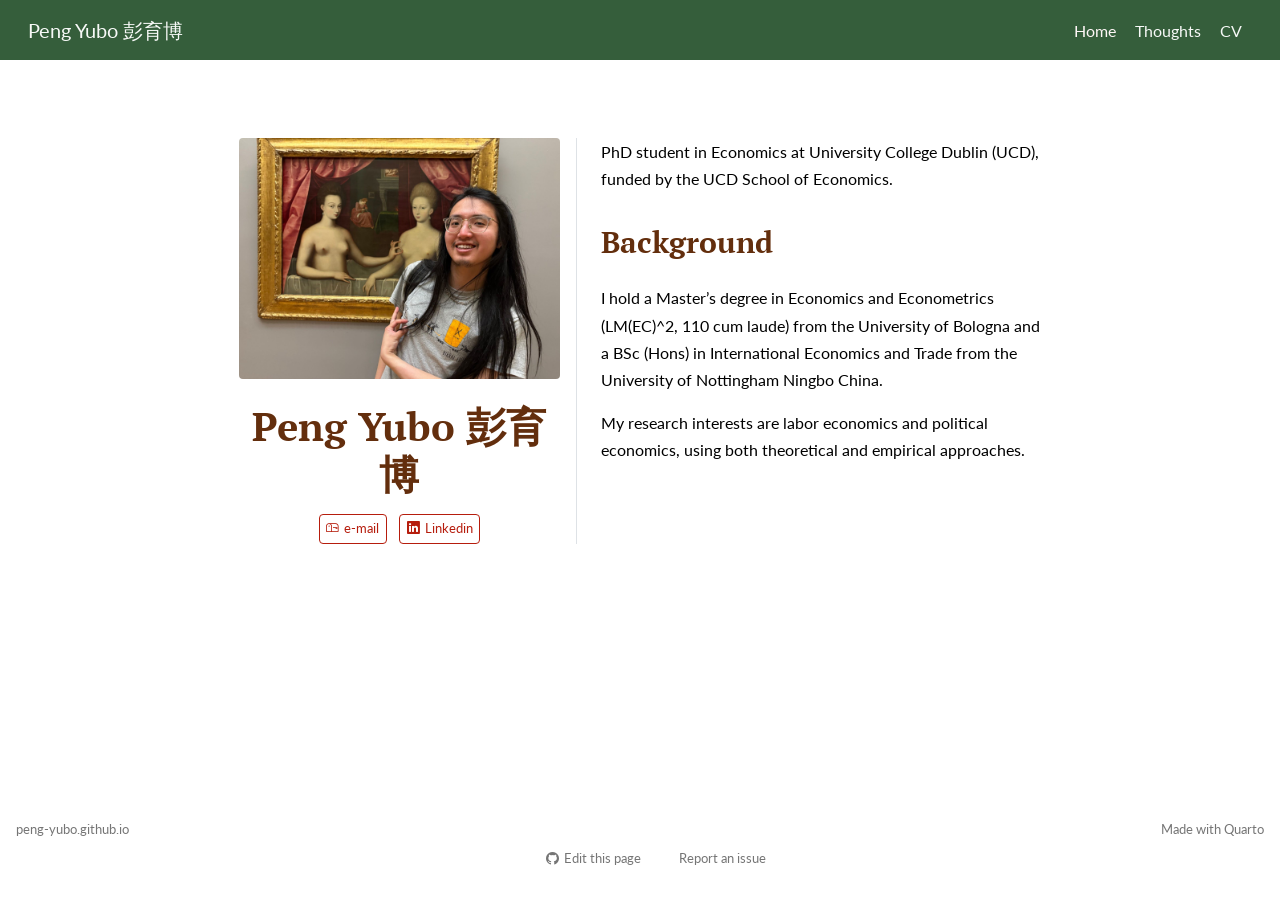
<file: docs/index.html>
<!DOCTYPE html>
<html xmlns="http://www.w3.org/1999/xhtml" lang="en" xml:lang="en"><head>

<meta charset="utf-8">
<meta name="generator" content="quarto-1.8.26">

<meta name="viewport" content="width=device-width, initial-scale=1.0, user-scalable=yes">


<meta name="description" content="Peng Yubo is a PhD student in Economics at University College Dublin, with research interests in labor economics and political economics.">
<link rel="canonical" href="https://peng-yubo.github.io/">
<meta name="author" content="Peng Yubo">
<meta property="og:type" content="profile">
<meta property="og:title" content="Peng Yubo 彭育博">
<meta property="og:description" content="PhD student in Economics at University College Dublin, researching labor economics and political economics.">
<meta property="og:url" content="https://peng-yubo.github.io/">
<meta property="og:image" content="https://peng-yubo.github.io/images/Peng.jpeg">
<meta property="profile:first_name" content="Yubo">
<meta property="profile:last_name" content="Peng">
<script type="application/ld+json">
{"@context":"https://schema.org","@type":"Person","name":"Peng Yubo","alternateName":["Yubo Peng","彭育博"],"url":"https://peng-yubo.github.io/","image":"https://peng-yubo.github.io/images/Peng.jpeg","jobTitle":"PhD Student in Economics","affiliation":{"@type":"CollegeOrUniversity","name":"University College Dublin","url":"https://www.ucd.ie/economics/"},"alumniOf":[{"@type":"CollegeOrUniversity","name":"University of Bologna"},{"@type":"CollegeOrUniversity","name":"University of Nottingham Ningbo China"}],"sameAs":["https://github.com/Peng-YuBo","https://www.linkedin.com/in/peng-yubo/","https://untappd.com/user/Peng_0813"]}
</script>

<title>Peng Yubo 彭育博</title>
<style>
code{white-space: pre-wrap;}
span.smallcaps{font-variant: small-caps;}
div.columns{display: flex; gap: min(4vw, 1.5em);}
div.column{flex: auto; overflow-x: auto;}
div.hanging-indent{margin-left: 1.5em; text-indent: -1.5em;}
ul.task-list{list-style: none;}
ul.task-list li input[type="checkbox"] {
  width: 0.8em;
  margin: 0 0.8em 0.2em -1em; /* quarto-specific, see https://github.com/quarto-dev/quarto-cli/issues/4556 */ 
  vertical-align: middle;
}
</style>


<script src="site_libs/quarto-nav/quarto-nav.js"></script>
<script src="site_libs/quarto-nav/headroom.min.js"></script>
<script src="site_libs/clipboard/clipboard.min.js"></script>
<script src="site_libs/quarto-search/autocomplete.umd.js"></script>
<script src="site_libs/quarto-search/fuse.min.js"></script>
<script src="site_libs/quarto-search/quarto-search.js"></script>
<meta name="quarto:offset" content="./">
<link href="./images/site-logo.png" rel="icon" type="image/png">
<script src="site_libs/quarto-html/quarto.js" type="module"></script>
<script src="site_libs/quarto-html/tabsets/tabsets.js" type="module"></script>
<script src="site_libs/quarto-html/axe/axe-check.js" type="module"></script>
<script src="site_libs/quarto-html/popper.min.js"></script>
<script src="site_libs/quarto-html/tippy.umd.min.js"></script>
<link href="site_libs/quarto-html/tippy.css" rel="stylesheet">
<link href="site_libs/quarto-html/quarto-syntax-highlighting-2655609e4c4ce2e7dd4199da68fd4791.css" rel="stylesheet" id="quarto-text-highlighting-styles">
<script src="site_libs/bootstrap/bootstrap.min.js"></script>
<link href="site_libs/bootstrap/bootstrap-icons.css" rel="stylesheet">
<link href="site_libs/bootstrap/bootstrap-514b4b19e9d24a72632852b29f151577.min.css" rel="stylesheet" append-hash="true" id="quarto-bootstrap" data-mode="light">
<link href="untappd.css" rel="stylesheet">
<script id="quarto-search-options" type="application/json">{
  "location": "navbar",
  "copy-button": false,
  "collapse-after": 3,
  "panel-placement": "end",
  "type": "overlay",
  "limit": 50,
  "keyboard-shortcut": [
    "f",
    "/",
    "s"
  ],
  "show-item-context": false,
  "language": {
    "search-no-results-text": "No results",
    "search-matching-documents-text": "matching documents",
    "search-copy-link-title": "Copy link to search",
    "search-hide-matches-text": "Hide additional matches",
    "search-more-match-text": "more match in this document",
    "search-more-matches-text": "more matches in this document",
    "search-clear-button-title": "Clear",
    "search-text-placeholder": "",
    "search-detached-cancel-button-title": "Cancel",
    "search-submit-button-title": "Submit",
    "search-label": "Search"
  }
}</script>


</head>

<body class="nav-fixed fullcontent quarto-light">

<div id="quarto-search-results"></div>
  <header id="quarto-header" class="headroom fixed-top">
    <nav class="navbar navbar-expand-lg " data-bs-theme="dark">
      <div class="navbar-container container-fluid">
      <div class="navbar-brand-container mx-auto">
    <a class="navbar-brand" href="./index.html">
    <span class="navbar-title">Peng Yubo 彭育博</span>
    </a>
  </div>
          <button class="navbar-toggler" type="button" data-bs-toggle="collapse" data-bs-target="#navbarCollapse" aria-controls="navbarCollapse" role="menu" aria-expanded="false" aria-label="Toggle navigation" onclick="if (window.quartoToggleHeadroom) { window.quartoToggleHeadroom(); }">
  <span class="navbar-toggler-icon"></span>
</button>
          <div class="collapse navbar-collapse" id="navbarCollapse">
            <ul class="navbar-nav navbar-nav-scroll ms-auto">
  <li class="nav-item">
    <a class="nav-link active" href="./index.html" aria-current="page"> 
<span class="menu-text">Home</span></a>
  </li>  
  <li class="nav-item">
    <a class="nav-link" href="./Thoughts.html"> 
<span class="menu-text">Thoughts</span></a>
  </li>  
  <li class="nav-item">
    <a class="nav-link" href="./CV.pdf">
<span class="menu-text">CV</span></a>
  </li>
</ul>
          </div> <!-- /navcollapse -->
            <div class="quarto-navbar-tools">
</div>
      </div> <!-- /container-fluid -->
    </nav>
</header>
<!-- content -->
<div id="quarto-content" class="quarto-container page-columns page-rows-contents page-layout-article page-navbar">
<!-- sidebar -->
<!-- margin-sidebar -->
    
<!-- main -->
<main class="content" id="quarto-document-content">




<div class="quarto-about-trestles">
  <div class="about-entity">
    <img src="images/Peng.jpeg" class="about-image
  rounded " style="width: 100%;">
<header id="title-block-header" class="quarto-title-block default">
<div class="quarto-title">
<h1 class="title">Peng Yubo 彭育博</h1>
</div>
<div class="quarto-title-meta">
  </div>
</header>
    <div class="about-links">
  <a href="mailto:yubo.peng@ucdconnect.ie" class="about-link" rel="" target="">
    <i class="bi bi-mailbox"></i>
     <span class="about-link-text">e-mail</span>
  </a>
  <a href="https://www.linkedin.com/in/peng-yubo/" class="about-link" rel="" target="">
    <i class="bi bi-linkedin"></i>
     <span class="about-link-text">Linkedin</span>
  </a>
</div>
  </div>
  <div class="about-contents"><div id="hero-heading">
<p>PhD student in Economics at University College Dublin (UCD), funded by the UCD School of Economics.</p>
<section id="background" class="level2">
<h2 data-anchor-id="background">Background</h2>
<p>I hold a Master’s degree in Economics and Econometrics (LM(EC)^2, 110 cum laude) from the University of Bologna and a BSc (Hons) in International Economics and Trade from the University of Nottingham Ningbo China.</p>
<p>My research interests are labor economics and political economics, using both theoretical and empirical approaches.</p>
</section>
</div></div>
</div>





</main> <!-- /main -->
<script id="quarto-html-after-body" type="application/javascript">
  window.document.addEventListener("DOMContentLoaded", function (event) {
    const isCodeAnnotation = (el) => {
      for (const clz of el.classList) {
        if (clz.startsWith('code-annotation-')) {                     
          return true;
        }
      }
      return false;
    }
    const onCopySuccess = function(e) {
      // button target
      const button = e.trigger;
      // don't keep focus
      button.blur();
      // flash "checked"
      button.classList.add('code-copy-button-checked');
      var currentTitle = button.getAttribute("title");
      button.setAttribute("title", "Copied!");
      let tooltip;
      if (window.bootstrap) {
        button.setAttribute("data-bs-toggle", "tooltip");
        button.setAttribute("data-bs-placement", "left");
        button.setAttribute("data-bs-title", "Copied!");
        tooltip = new bootstrap.Tooltip(button, 
          { trigger: "manual", 
            customClass: "code-copy-button-tooltip",
            offset: [0, -8]});
        tooltip.show();    
      }
      setTimeout(function() {
        if (tooltip) {
          tooltip.hide();
          button.removeAttribute("data-bs-title");
          button.removeAttribute("data-bs-toggle");
          button.removeAttribute("data-bs-placement");
        }
        button.setAttribute("title", currentTitle);
        button.classList.remove('code-copy-button-checked');
      }, 1000);
      // clear code selection
      e.clearSelection();
    }
    const getTextToCopy = function(trigger) {
      const outerScaffold = trigger.parentElement.cloneNode(true);
      const codeEl = outerScaffold.querySelector('code');
      for (const childEl of codeEl.children) {
        if (isCodeAnnotation(childEl)) {
          childEl.remove();
        }
      }
      return codeEl.innerText;
    }
    const clipboard = new window.ClipboardJS('.code-copy-button:not([data-in-quarto-modal])', {
      text: getTextToCopy
    });
    clipboard.on('success', onCopySuccess);
    if (window.document.getElementById('quarto-embedded-source-code-modal')) {
      const clipboardModal = new window.ClipboardJS('.code-copy-button[data-in-quarto-modal]', {
        text: getTextToCopy,
        container: window.document.getElementById('quarto-embedded-source-code-modal')
      });
      clipboardModal.on('success', onCopySuccess);
    }
      var localhostRegex = new RegExp(/^(?:http|https):\/\/localhost\:?[0-9]*\//);
      var mailtoRegex = new RegExp(/^mailto:/);
        var filterRegex = new RegExp("https:\/\/peng-yubo\.github\.io");
      var isInternal = (href) => {
          return filterRegex.test(href) || localhostRegex.test(href) || mailtoRegex.test(href);
      }
      // Inspect non-navigation links and adorn them if external
     var links = window.document.querySelectorAll('a[href]:not(.nav-link):not(.navbar-brand):not(.toc-action):not(.sidebar-link):not(.sidebar-item-toggle):not(.pagination-link):not(.no-external):not([aria-hidden]):not(.dropdown-item):not(.quarto-navigation-tool):not(.about-link)');
      for (var i=0; i<links.length; i++) {
        const link = links[i];
        if (!isInternal(link.href)) {
          // undo the damage that might have been done by quarto-nav.js in the case of
          // links that we want to consider external
          if (link.dataset.originalHref !== undefined) {
            link.href = link.dataset.originalHref;
          }
        }
      }
    function tippyHover(el, contentFn, onTriggerFn, onUntriggerFn) {
      const config = {
        allowHTML: true,
        maxWidth: 500,
        delay: 100,
        arrow: false,
        appendTo: function(el) {
            return el.parentElement;
        },
        interactive: true,
        interactiveBorder: 10,
        theme: 'quarto',
        placement: 'bottom-start',
      };
      if (contentFn) {
        config.content = contentFn;
      }
      if (onTriggerFn) {
        config.onTrigger = onTriggerFn;
      }
      if (onUntriggerFn) {
        config.onUntrigger = onUntriggerFn;
      }
      window.tippy(el, config); 
    }
    const noterefs = window.document.querySelectorAll('a[role="doc-noteref"]');
    for (var i=0; i<noterefs.length; i++) {
      const ref = noterefs[i];
      tippyHover(ref, function() {
        // use id or data attribute instead here
        let href = ref.getAttribute('data-footnote-href') || ref.getAttribute('href');
        try { href = new URL(href).hash; } catch {}
        const id = href.replace(/^#\/?/, "");
        const note = window.document.getElementById(id);
        if (note) {
          return note.innerHTML;
        } else {
          return "";
        }
      });
    }
    const xrefs = window.document.querySelectorAll('a.quarto-xref');
    const processXRef = (id, note) => {
      // Strip column container classes
      const stripColumnClz = (el) => {
        el.classList.remove("page-full", "page-columns");
        if (el.children) {
          for (const child of el.children) {
            stripColumnClz(child);
          }
        }
      }
      stripColumnClz(note)
      if (id === null || id.startsWith('sec-')) {
        // Special case sections, only their first couple elements
        const container = document.createElement("div");
        if (note.children && note.children.length > 2) {
          container.appendChild(note.children[0].cloneNode(true));
          for (let i = 1; i < note.children.length; i++) {
            const child = note.children[i];
            if (child.tagName === "P" && child.innerText === "") {
              continue;
            } else {
              container.appendChild(child.cloneNode(true));
              break;
            }
          }
          if (window.Quarto?.typesetMath) {
            window.Quarto.typesetMath(container);
          }
          return container.innerHTML
        } else {
          if (window.Quarto?.typesetMath) {
            window.Quarto.typesetMath(note);
          }
          return note.innerHTML;
        }
      } else {
        // Remove any anchor links if they are present
        const anchorLink = note.querySelector('a.anchorjs-link');
        if (anchorLink) {
          anchorLink.remove();
        }
        if (window.Quarto?.typesetMath) {
          window.Quarto.typesetMath(note);
        }
        if (note.classList.contains("callout")) {
          return note.outerHTML;
        } else {
          return note.innerHTML;
        }
      }
    }
    for (var i=0; i<xrefs.length; i++) {
      const xref = xrefs[i];
      tippyHover(xref, undefined, function(instance) {
        instance.disable();
        let url = xref.getAttribute('href');
        let hash = undefined; 
        if (url.startsWith('#')) {
          hash = url;
        } else {
          try { hash = new URL(url).hash; } catch {}
        }
        if (hash) {
          const id = hash.replace(/^#\/?/, "");
          const note = window.document.getElementById(id);
          if (note !== null) {
            try {
              const html = processXRef(id, note.cloneNode(true));
              instance.setContent(html);
            } finally {
              instance.enable();
              instance.show();
            }
          } else {
            // See if we can fetch this
            fetch(url.split('#')[0])
            .then(res => res.text())
            .then(html => {
              const parser = new DOMParser();
              const htmlDoc = parser.parseFromString(html, "text/html");
              const note = htmlDoc.getElementById(id);
              if (note !== null) {
                const html = processXRef(id, note);
                instance.setContent(html);
              } 
            }).finally(() => {
              instance.enable();
              instance.show();
            });
          }
        } else {
          // See if we can fetch a full url (with no hash to target)
          // This is a special case and we should probably do some content thinning / targeting
          fetch(url)
          .then(res => res.text())
          .then(html => {
            const parser = new DOMParser();
            const htmlDoc = parser.parseFromString(html, "text/html");
            const note = htmlDoc.querySelector('main.content');
            if (note !== null) {
              // This should only happen for chapter cross references
              // (since there is no id in the URL)
              // remove the first header
              if (note.children.length > 0 && note.children[0].tagName === "HEADER") {
                note.children[0].remove();
              }
              const html = processXRef(null, note);
              instance.setContent(html);
            } 
          }).finally(() => {
            instance.enable();
            instance.show();
          });
        }
      }, function(instance) {
      });
    }
        let selectedAnnoteEl;
        const selectorForAnnotation = ( cell, annotation) => {
          let cellAttr = 'data-code-cell="' + cell + '"';
          let lineAttr = 'data-code-annotation="' +  annotation + '"';
          const selector = 'span[' + cellAttr + '][' + lineAttr + ']';
          return selector;
        }
        const selectCodeLines = (annoteEl) => {
          const doc = window.document;
          const targetCell = annoteEl.getAttribute("data-target-cell");
          const targetAnnotation = annoteEl.getAttribute("data-target-annotation");
          const annoteSpan = window.document.querySelector(selectorForAnnotation(targetCell, targetAnnotation));
          const lines = annoteSpan.getAttribute("data-code-lines").split(",");
          const lineIds = lines.map((line) => {
            return targetCell + "-" + line;
          })
          let top = null;
          let height = null;
          let parent = null;
          if (lineIds.length > 0) {
              //compute the position of the single el (top and bottom and make a div)
              const el = window.document.getElementById(lineIds[0]);
              top = el.offsetTop;
              height = el.offsetHeight;
              parent = el.parentElement.parentElement;
            if (lineIds.length > 1) {
              const lastEl = window.document.getElementById(lineIds[lineIds.length - 1]);
              const bottom = lastEl.offsetTop + lastEl.offsetHeight;
              height = bottom - top;
            }
            if (top !== null && height !== null && parent !== null) {
              // cook up a div (if necessary) and position it 
              let div = window.document.getElementById("code-annotation-line-highlight");
              if (div === null) {
                div = window.document.createElement("div");
                div.setAttribute("id", "code-annotation-line-highlight");
                div.style.position = 'absolute';
                parent.appendChild(div);
              }
              div.style.top = top - 2 + "px";
              div.style.height = height + 4 + "px";
              div.style.left = 0;
              let gutterDiv = window.document.getElementById("code-annotation-line-highlight-gutter");
              if (gutterDiv === null) {
                gutterDiv = window.document.createElement("div");
                gutterDiv.setAttribute("id", "code-annotation-line-highlight-gutter");
                gutterDiv.style.position = 'absolute';
                const codeCell = window.document.getElementById(targetCell);
                const gutter = codeCell.querySelector('.code-annotation-gutter');
                gutter.appendChild(gutterDiv);
              }
              gutterDiv.style.top = top - 2 + "px";
              gutterDiv.style.height = height + 4 + "px";
            }
            selectedAnnoteEl = annoteEl;
          }
        };
        const unselectCodeLines = () => {
          const elementsIds = ["code-annotation-line-highlight", "code-annotation-line-highlight-gutter"];
          elementsIds.forEach((elId) => {
            const div = window.document.getElementById(elId);
            if (div) {
              div.remove();
            }
          });
          selectedAnnoteEl = undefined;
        };
          // Handle positioning of the toggle
      window.addEventListener(
        "resize",
        throttle(() => {
          elRect = undefined;
          if (selectedAnnoteEl) {
            selectCodeLines(selectedAnnoteEl);
          }
        }, 10)
      );
      function throttle(fn, ms) {
      let throttle = false;
      let timer;
        return (...args) => {
          if(!throttle) { // first call gets through
              fn.apply(this, args);
              throttle = true;
          } else { // all the others get throttled
              if(timer) clearTimeout(timer); // cancel #2
              timer = setTimeout(() => {
                fn.apply(this, args);
                timer = throttle = false;
              }, ms);
          }
        };
      }
        // Attach click handler to the DT
        const annoteDls = window.document.querySelectorAll('dt[data-target-cell]');
        for (const annoteDlNode of annoteDls) {
          annoteDlNode.addEventListener('click', (event) => {
            const clickedEl = event.target;
            if (clickedEl !== selectedAnnoteEl) {
              unselectCodeLines();
              const activeEl = window.document.querySelector('dt[data-target-cell].code-annotation-active');
              if (activeEl) {
                activeEl.classList.remove('code-annotation-active');
              }
              selectCodeLines(clickedEl);
              clickedEl.classList.add('code-annotation-active');
            } else {
              // Unselect the line
              unselectCodeLines();
              clickedEl.classList.remove('code-annotation-active');
            }
          });
        }
    const findCites = (el) => {
      const parentEl = el.parentElement;
      if (parentEl) {
        const cites = parentEl.dataset.cites;
        if (cites) {
          return {
            el,
            cites: cites.split(' ')
          };
        } else {
          return findCites(el.parentElement)
        }
      } else {
        return undefined;
      }
    };
    var bibliorefs = window.document.querySelectorAll('a[role="doc-biblioref"]');
    for (var i=0; i<bibliorefs.length; i++) {
      const ref = bibliorefs[i];
      const citeInfo = findCites(ref);
      if (citeInfo) {
        tippyHover(citeInfo.el, function() {
          var popup = window.document.createElement('div');
          citeInfo.cites.forEach(function(cite) {
            var citeDiv = window.document.createElement('div');
            citeDiv.classList.add('hanging-indent');
            citeDiv.classList.add('csl-entry');
            var biblioDiv = window.document.getElementById('ref-' + cite);
            if (biblioDiv) {
              citeDiv.innerHTML = biblioDiv.innerHTML;
            }
            popup.appendChild(citeDiv);
          });
          return popup.innerHTML;
        });
      }
    }
  });
  </script>
</div> <!-- /content -->
<footer class="footer">
  <div class="nav-footer">
    <div class="nav-footer-left">
<p><a href="https://peng-yubo.github.io">peng-yubo.github.io</a><br></p>
</div>   
    <div class="nav-footer-center">
      &nbsp;
    <div class="toc-actions"><ul><li><a href="https://github.com/Peng-YuBo/peng-yubo.github.io/edit/main/index.qmd" class="toc-action"><i class="bi bi-github"></i>Edit this page</a></li><li><a href="https://github.com/Peng-YuBo/peng-yubo.github.io/issues/new" class="toc-action"><i class="bi empty"></i>Report an issue</a></li></ul></div></div>
    <div class="nav-footer-right">
<p>Made with <a href="https://quarto.org/">Quarto</a><br></p>
</div>
  </div>
</footer>




<!-- Cloudflare Web Analytics -->
<script type="module" src="https://static.cloudflareinsights.com/beacon.min.js" data-cf-beacon='{"token":"f5d7fb2c4c2b4fe0ac10f832882c8818"}'></script>
<!-- End Cloudflare Web Analytics -->
</body></html>
</file>
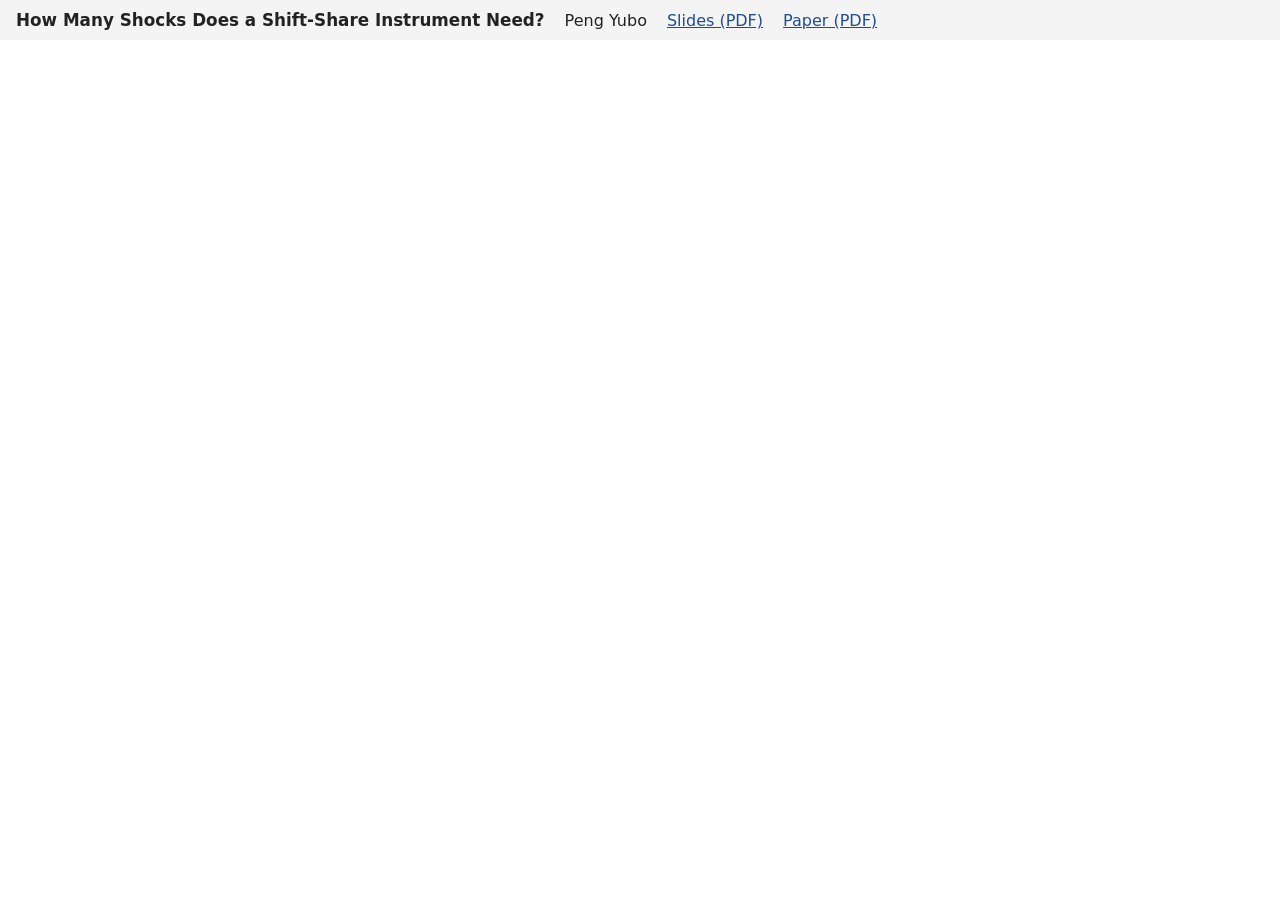
<file: ss_slide/index.html>
<!doctype html>
<html lang="en">
<head>
<meta charset="utf-8">
<meta name="viewport" content="width=device-width, initial-scale=1">
<title>How Many Shocks Does a Shift-Share Instrument Need?</title>
<style>
  html, body { margin: 0; height: 100%; }
  body { display: flex; flex-direction: column; font-family: system-ui, -apple-system, "Segoe UI", sans-serif; background: #f4f4f4; color: #222; }
  header { padding: 10px 16px; display: flex; flex-wrap: wrap; gap: 6px 20px; align-items: baseline; }
  header h1 { font-size: 1.05rem; margin: 0; font-weight: 600; }
  header a { color: #1f4e8c; }
  iframe { flex: 1; width: 100%; border: 0; background: #fff; }
</style>
</head>
<body>
<header>
  <h1>How Many Shocks Does a Shift-Share Instrument Need?</h1>
  <span>Peng Yubo</span>
  <a href="ShiftShare_Slides.pdf">Slides (PDF)</a>
  <a href="ShiftShare_Paper.pdf">Paper (PDF)</a>
</header>
<iframe src="ShiftShare_Slides.pdf" title="Slides"></iframe>
</body>
</html>
</file>
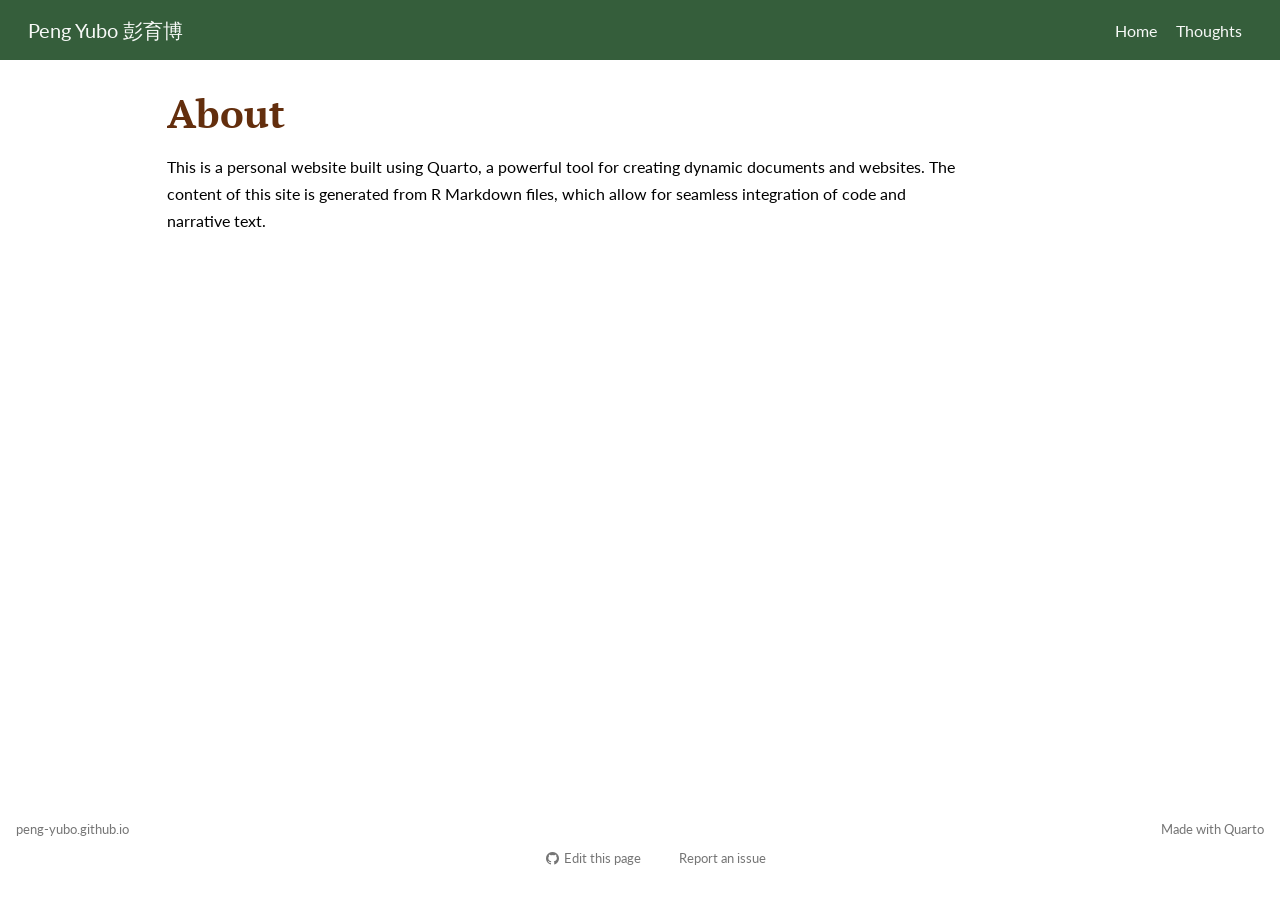
<file: docs/about.html>
<!DOCTYPE html>
<html xmlns="http://www.w3.org/1999/xhtml" lang="en" xml:lang="en"><head>

<meta charset="utf-8">
<meta name="generator" content="quarto-1.8.26">

<meta name="viewport" content="width=device-width, initial-scale=1.0, user-scalable=yes">


<title>About – Peng Yubo 彭育博</title>
<style>
code{white-space: pre-wrap;}
span.smallcaps{font-variant: small-caps;}
div.columns{display: flex; gap: min(4vw, 1.5em);}
div.column{flex: auto; overflow-x: auto;}
div.hanging-indent{margin-left: 1.5em; text-indent: -1.5em;}
ul.task-list{list-style: none;}
ul.task-list li input[type="checkbox"] {
  width: 0.8em;
  margin: 0 0.8em 0.2em -1em; /* quarto-specific, see https://github.com/quarto-dev/quarto-cli/issues/4556 */ 
  vertical-align: middle;
}
</style>


<script src="site_libs/quarto-nav/quarto-nav.js"></script>
<script src="site_libs/quarto-nav/headroom.min.js"></script>
<script src="site_libs/clipboard/clipboard.min.js"></script>
<script src="site_libs/quarto-search/autocomplete.umd.js"></script>
<script src="site_libs/quarto-search/fuse.min.js"></script>
<script src="site_libs/quarto-search/quarto-search.js"></script>
<meta name="quarto:offset" content="./">
<link href="./images/site-logo.png" rel="icon" type="image/png">
<script src="site_libs/quarto-html/quarto.js" type="module"></script>
<script src="site_libs/quarto-html/tabsets/tabsets.js" type="module"></script>
<script src="site_libs/quarto-html/axe/axe-check.js" type="module"></script>
<script src="site_libs/quarto-html/popper.min.js"></script>
<script src="site_libs/quarto-html/tippy.umd.min.js"></script>
<script src="site_libs/quarto-html/anchor.min.js"></script>
<link href="site_libs/quarto-html/tippy.css" rel="stylesheet">
<link href="site_libs/quarto-html/quarto-syntax-highlighting-2655609e4c4ce2e7dd4199da68fd4791.css" rel="stylesheet" id="quarto-text-highlighting-styles">
<script src="site_libs/bootstrap/bootstrap.min.js"></script>
<link href="site_libs/bootstrap/bootstrap-icons.css" rel="stylesheet">
<link href="site_libs/bootstrap/bootstrap-514b4b19e9d24a72632852b29f151577.min.css" rel="stylesheet" append-hash="true" id="quarto-bootstrap" data-mode="light">
<script id="quarto-search-options" type="application/json">{
  "location": "navbar",
  "copy-button": false,
  "collapse-after": 3,
  "panel-placement": "end",
  "type": "overlay",
  "limit": 50,
  "keyboard-shortcut": [
    "f",
    "/",
    "s"
  ],
  "show-item-context": false,
  "language": {
    "search-no-results-text": "No results",
    "search-matching-documents-text": "matching documents",
    "search-copy-link-title": "Copy link to search",
    "search-hide-matches-text": "Hide additional matches",
    "search-more-match-text": "more match in this document",
    "search-more-matches-text": "more matches in this document",
    "search-clear-button-title": "Clear",
    "search-text-placeholder": "",
    "search-detached-cancel-button-title": "Cancel",
    "search-submit-button-title": "Submit",
    "search-label": "Search"
  }
}</script>


</head>

<body class="nav-fixed quarto-light">

<div id="quarto-search-results"></div>
  <header id="quarto-header" class="headroom fixed-top">
    <nav class="navbar navbar-expand-lg " data-bs-theme="dark">
      <div class="navbar-container container-fluid">
      <div class="navbar-brand-container mx-auto">
    <a class="navbar-brand" href="./index.html">
    <span class="navbar-title">Peng Yubo 彭育博</span>
    </a>
  </div>
          <button class="navbar-toggler" type="button" data-bs-toggle="collapse" data-bs-target="#navbarCollapse" aria-controls="navbarCollapse" role="menu" aria-expanded="false" aria-label="Toggle navigation" onclick="if (window.quartoToggleHeadroom) { window.quartoToggleHeadroom(); }">
  <span class="navbar-toggler-icon"></span>
</button>
          <div class="collapse navbar-collapse" id="navbarCollapse">
            <ul class="navbar-nav navbar-nav-scroll ms-auto">
  <li class="nav-item">
    <a class="nav-link" href="./index.html"> 
<span class="menu-text">Home</span></a>
  </li>  
  <li class="nav-item">
    <a class="nav-link" href="./Thoughts.html"> 
<span class="menu-text">Thoughts</span></a>
  </li>  
</ul>
          </div> <!-- /navcollapse -->
            <div class="quarto-navbar-tools">
</div>
      </div> <!-- /container-fluid -->
    </nav>
</header>
<!-- content -->
<div id="quarto-content" class="quarto-container page-columns page-rows-contents page-layout-article page-navbar">
<!-- sidebar -->
<!-- margin-sidebar -->
    <div id="quarto-margin-sidebar" class="sidebar margin-sidebar zindex-bottom">
        
    </div>
<!-- main -->
<main class="content" id="quarto-document-content">

<header id="title-block-header" class="quarto-title-block default">
<div class="quarto-title">
<h1 class="title">About</h1>
</div>



<div class="quarto-title-meta">

    
  
    
  </div>
  


</header>


<p>This is a personal website built using Quarto, a powerful tool for creating dynamic documents and websites. The content of this site is generated from R Markdown files, which allow for seamless integration of code and narrative text.</p>



</main> <!-- /main -->
<script id="quarto-html-after-body" type="application/javascript">
  window.document.addEventListener("DOMContentLoaded", function (event) {
    const icon = "";
    const anchorJS = new window.AnchorJS();
    anchorJS.options = {
      placement: 'right',
      icon: icon
    };
    anchorJS.add('.anchored');
    const isCodeAnnotation = (el) => {
      for (const clz of el.classList) {
        if (clz.startsWith('code-annotation-')) {                     
          return true;
        }
      }
      return false;
    }
    const onCopySuccess = function(e) {
      // button target
      const button = e.trigger;
      // don't keep focus
      button.blur();
      // flash "checked"
      button.classList.add('code-copy-button-checked');
      var currentTitle = button.getAttribute("title");
      button.setAttribute("title", "Copied!");
      let tooltip;
      if (window.bootstrap) {
        button.setAttribute("data-bs-toggle", "tooltip");
        button.setAttribute("data-bs-placement", "left");
        button.setAttribute("data-bs-title", "Copied!");
        tooltip = new bootstrap.Tooltip(button, 
          { trigger: "manual", 
            customClass: "code-copy-button-tooltip",
            offset: [0, -8]});
        tooltip.show();    
      }
      setTimeout(function() {
        if (tooltip) {
          tooltip.hide();
          button.removeAttribute("data-bs-title");
          button.removeAttribute("data-bs-toggle");
          button.removeAttribute("data-bs-placement");
        }
        button.setAttribute("title", currentTitle);
        button.classList.remove('code-copy-button-checked');
      }, 1000);
      // clear code selection
      e.clearSelection();
    }
    const getTextToCopy = function(trigger) {
      const outerScaffold = trigger.parentElement.cloneNode(true);
      const codeEl = outerScaffold.querySelector('code');
      for (const childEl of codeEl.children) {
        if (isCodeAnnotation(childEl)) {
          childEl.remove();
        }
      }
      return codeEl.innerText;
    }
    const clipboard = new window.ClipboardJS('.code-copy-button:not([data-in-quarto-modal])', {
      text: getTextToCopy
    });
    clipboard.on('success', onCopySuccess);
    if (window.document.getElementById('quarto-embedded-source-code-modal')) {
      const clipboardModal = new window.ClipboardJS('.code-copy-button[data-in-quarto-modal]', {
        text: getTextToCopy,
        container: window.document.getElementById('quarto-embedded-source-code-modal')
      });
      clipboardModal.on('success', onCopySuccess);
    }
      var localhostRegex = new RegExp(/^(?:http|https):\/\/localhost\:?[0-9]*\//);
      var mailtoRegex = new RegExp(/^mailto:/);
        var filterRegex = new RegExp("https:\/\/peng-yubo\.github\.io");
      var isInternal = (href) => {
          return filterRegex.test(href) || localhostRegex.test(href) || mailtoRegex.test(href);
      }
      // Inspect non-navigation links and adorn them if external
     var links = window.document.querySelectorAll('a[href]:not(.nav-link):not(.navbar-brand):not(.toc-action):not(.sidebar-link):not(.sidebar-item-toggle):not(.pagination-link):not(.no-external):not([aria-hidden]):not(.dropdown-item):not(.quarto-navigation-tool):not(.about-link)');
      for (var i=0; i<links.length; i++) {
        const link = links[i];
        if (!isInternal(link.href)) {
          // undo the damage that might have been done by quarto-nav.js in the case of
          // links that we want to consider external
          if (link.dataset.originalHref !== undefined) {
            link.href = link.dataset.originalHref;
          }
        }
      }
    function tippyHover(el, contentFn, onTriggerFn, onUntriggerFn) {
      const config = {
        allowHTML: true,
        maxWidth: 500,
        delay: 100,
        arrow: false,
        appendTo: function(el) {
            return el.parentElement;
        },
        interactive: true,
        interactiveBorder: 10,
        theme: 'quarto',
        placement: 'bottom-start',
      };
      if (contentFn) {
        config.content = contentFn;
      }
      if (onTriggerFn) {
        config.onTrigger = onTriggerFn;
      }
      if (onUntriggerFn) {
        config.onUntrigger = onUntriggerFn;
      }
      window.tippy(el, config); 
    }
    const noterefs = window.document.querySelectorAll('a[role="doc-noteref"]');
    for (var i=0; i<noterefs.length; i++) {
      const ref = noterefs[i];
      tippyHover(ref, function() {
        // use id or data attribute instead here
        let href = ref.getAttribute('data-footnote-href') || ref.getAttribute('href');
        try { href = new URL(href).hash; } catch {}
        const id = href.replace(/^#\/?/, "");
        const note = window.document.getElementById(id);
        if (note) {
          return note.innerHTML;
        } else {
          return "";
        }
      });
    }
    const xrefs = window.document.querySelectorAll('a.quarto-xref');
    const processXRef = (id, note) => {
      // Strip column container classes
      const stripColumnClz = (el) => {
        el.classList.remove("page-full", "page-columns");
        if (el.children) {
          for (const child of el.children) {
            stripColumnClz(child);
          }
        }
      }
      stripColumnClz(note)
      if (id === null || id.startsWith('sec-')) {
        // Special case sections, only their first couple elements
        const container = document.createElement("div");
        if (note.children && note.children.length > 2) {
          container.appendChild(note.children[0].cloneNode(true));
          for (let i = 1; i < note.children.length; i++) {
            const child = note.children[i];
            if (child.tagName === "P" && child.innerText === "") {
              continue;
            } else {
              container.appendChild(child.cloneNode(true));
              break;
            }
          }
          if (window.Quarto?.typesetMath) {
            window.Quarto.typesetMath(container);
          }
          return container.innerHTML
        } else {
          if (window.Quarto?.typesetMath) {
            window.Quarto.typesetMath(note);
          }
          return note.innerHTML;
        }
      } else {
        // Remove any anchor links if they are present
        const anchorLink = note.querySelector('a.anchorjs-link');
        if (anchorLink) {
          anchorLink.remove();
        }
        if (window.Quarto?.typesetMath) {
          window.Quarto.typesetMath(note);
        }
        if (note.classList.contains("callout")) {
          return note.outerHTML;
        } else {
          return note.innerHTML;
        }
      }
    }
    for (var i=0; i<xrefs.length; i++) {
      const xref = xrefs[i];
      tippyHover(xref, undefined, function(instance) {
        instance.disable();
        let url = xref.getAttribute('href');
        let hash = undefined; 
        if (url.startsWith('#')) {
          hash = url;
        } else {
          try { hash = new URL(url).hash; } catch {}
        }
        if (hash) {
          const id = hash.replace(/^#\/?/, "");
          const note = window.document.getElementById(id);
          if (note !== null) {
            try {
              const html = processXRef(id, note.cloneNode(true));
              instance.setContent(html);
            } finally {
              instance.enable();
              instance.show();
            }
          } else {
            // See if we can fetch this
            fetch(url.split('#')[0])
            .then(res => res.text())
            .then(html => {
              const parser = new DOMParser();
              const htmlDoc = parser.parseFromString(html, "text/html");
              const note = htmlDoc.getElementById(id);
              if (note !== null) {
                const html = processXRef(id, note);
                instance.setContent(html);
              } 
            }).finally(() => {
              instance.enable();
              instance.show();
            });
          }
        } else {
          // See if we can fetch a full url (with no hash to target)
          // This is a special case and we should probably do some content thinning / targeting
          fetch(url)
          .then(res => res.text())
          .then(html => {
            const parser = new DOMParser();
            const htmlDoc = parser.parseFromString(html, "text/html");
            const note = htmlDoc.querySelector('main.content');
            if (note !== null) {
              // This should only happen for chapter cross references
              // (since there is no id in the URL)
              // remove the first header
              if (note.children.length > 0 && note.children[0].tagName === "HEADER") {
                note.children[0].remove();
              }
              const html = processXRef(null, note);
              instance.setContent(html);
            } 
          }).finally(() => {
            instance.enable();
            instance.show();
          });
        }
      }, function(instance) {
      });
    }
        let selectedAnnoteEl;
        const selectorForAnnotation = ( cell, annotation) => {
          let cellAttr = 'data-code-cell="' + cell + '"';
          let lineAttr = 'data-code-annotation="' +  annotation + '"';
          const selector = 'span[' + cellAttr + '][' + lineAttr + ']';
          return selector;
        }
        const selectCodeLines = (annoteEl) => {
          const doc = window.document;
          const targetCell = annoteEl.getAttribute("data-target-cell");
          const targetAnnotation = annoteEl.getAttribute("data-target-annotation");
          const annoteSpan = window.document.querySelector(selectorForAnnotation(targetCell, targetAnnotation));
          const lines = annoteSpan.getAttribute("data-code-lines").split(",");
          const lineIds = lines.map((line) => {
            return targetCell + "-" + line;
          })
          let top = null;
          let height = null;
          let parent = null;
          if (lineIds.length > 0) {
              //compute the position of the single el (top and bottom and make a div)
              const el = window.document.getElementById(lineIds[0]);
              top = el.offsetTop;
              height = el.offsetHeight;
              parent = el.parentElement.parentElement;
            if (lineIds.length > 1) {
              const lastEl = window.document.getElementById(lineIds[lineIds.length - 1]);
              const bottom = lastEl.offsetTop + lastEl.offsetHeight;
              height = bottom - top;
            }
            if (top !== null && height !== null && parent !== null) {
              // cook up a div (if necessary) and position it 
              let div = window.document.getElementById("code-annotation-line-highlight");
              if (div === null) {
                div = window.document.createElement("div");
                div.setAttribute("id", "code-annotation-line-highlight");
                div.style.position = 'absolute';
                parent.appendChild(div);
              }
              div.style.top = top - 2 + "px";
              div.style.height = height + 4 + "px";
              div.style.left = 0;
              let gutterDiv = window.document.getElementById("code-annotation-line-highlight-gutter");
              if (gutterDiv === null) {
                gutterDiv = window.document.createElement("div");
                gutterDiv.setAttribute("id", "code-annotation-line-highlight-gutter");
                gutterDiv.style.position = 'absolute';
                const codeCell = window.document.getElementById(targetCell);
                const gutter = codeCell.querySelector('.code-annotation-gutter');
                gutter.appendChild(gutterDiv);
              }
              gutterDiv.style.top = top - 2 + "px";
              gutterDiv.style.height = height + 4 + "px";
            }
            selectedAnnoteEl = annoteEl;
          }
        };
        const unselectCodeLines = () => {
          const elementsIds = ["code-annotation-line-highlight", "code-annotation-line-highlight-gutter"];
          elementsIds.forEach((elId) => {
            const div = window.document.getElementById(elId);
            if (div) {
              div.remove();
            }
          });
          selectedAnnoteEl = undefined;
        };
          // Handle positioning of the toggle
      window.addEventListener(
        "resize",
        throttle(() => {
          elRect = undefined;
          if (selectedAnnoteEl) {
            selectCodeLines(selectedAnnoteEl);
          }
        }, 10)
      );
      function throttle(fn, ms) {
      let throttle = false;
      let timer;
        return (...args) => {
          if(!throttle) { // first call gets through
              fn.apply(this, args);
              throttle = true;
          } else { // all the others get throttled
              if(timer) clearTimeout(timer); // cancel #2
              timer = setTimeout(() => {
                fn.apply(this, args);
                timer = throttle = false;
              }, ms);
          }
        };
      }
        // Attach click handler to the DT
        const annoteDls = window.document.querySelectorAll('dt[data-target-cell]');
        for (const annoteDlNode of annoteDls) {
          annoteDlNode.addEventListener('click', (event) => {
            const clickedEl = event.target;
            if (clickedEl !== selectedAnnoteEl) {
              unselectCodeLines();
              const activeEl = window.document.querySelector('dt[data-target-cell].code-annotation-active');
              if (activeEl) {
                activeEl.classList.remove('code-annotation-active');
              }
              selectCodeLines(clickedEl);
              clickedEl.classList.add('code-annotation-active');
            } else {
              // Unselect the line
              unselectCodeLines();
              clickedEl.classList.remove('code-annotation-active');
            }
          });
        }
    const findCites = (el) => {
      const parentEl = el.parentElement;
      if (parentEl) {
        const cites = parentEl.dataset.cites;
        if (cites) {
          return {
            el,
            cites: cites.split(' ')
          };
        } else {
          return findCites(el.parentElement)
        }
      } else {
        return undefined;
      }
    };
    var bibliorefs = window.document.querySelectorAll('a[role="doc-biblioref"]');
    for (var i=0; i<bibliorefs.length; i++) {
      const ref = bibliorefs[i];
      const citeInfo = findCites(ref);
      if (citeInfo) {
        tippyHover(citeInfo.el, function() {
          var popup = window.document.createElement('div');
          citeInfo.cites.forEach(function(cite) {
            var citeDiv = window.document.createElement('div');
            citeDiv.classList.add('hanging-indent');
            citeDiv.classList.add('csl-entry');
            var biblioDiv = window.document.getElementById('ref-' + cite);
            if (biblioDiv) {
              citeDiv.innerHTML = biblioDiv.innerHTML;
            }
            popup.appendChild(citeDiv);
          });
          return popup.innerHTML;
        });
      }
    }
  });
  </script>
</div> <!-- /content -->
<footer class="footer">
  <div class="nav-footer">
    <div class="nav-footer-left">
<p><a href="https://peng-yubo.github.io">peng-yubo.github.io</a><br></p>
</div>   
    <div class="nav-footer-center">
      &nbsp;
    <div class="toc-actions"><ul><li><a href="https://github.com/Peng-YuBo/peng-yubo.github.io/edit/main/about.qmd" class="toc-action"><i class="bi bi-github"></i>Edit this page</a></li><li><a href="https://github.com/Peng-YuBo/peng-yubo.github.io/issues/new" class="toc-action"><i class="bi empty"></i>Report an issue</a></li></ul></div></div>
    <div class="nav-footer-right">
<p>Made with <a href="https://quarto.org/">Quarto</a><br></p>
</div>
  </div>
</footer>




<!-- Cloudflare Web Analytics -->
<script type="module" src="https://static.cloudflareinsights.com/beacon.min.js" data-cf-beacon='{"token":"f5d7fb2c4c2b4fe0ac10f832882c8818"}'></script>
<!-- End Cloudflare Web Analytics -->
</body></html>
</file>
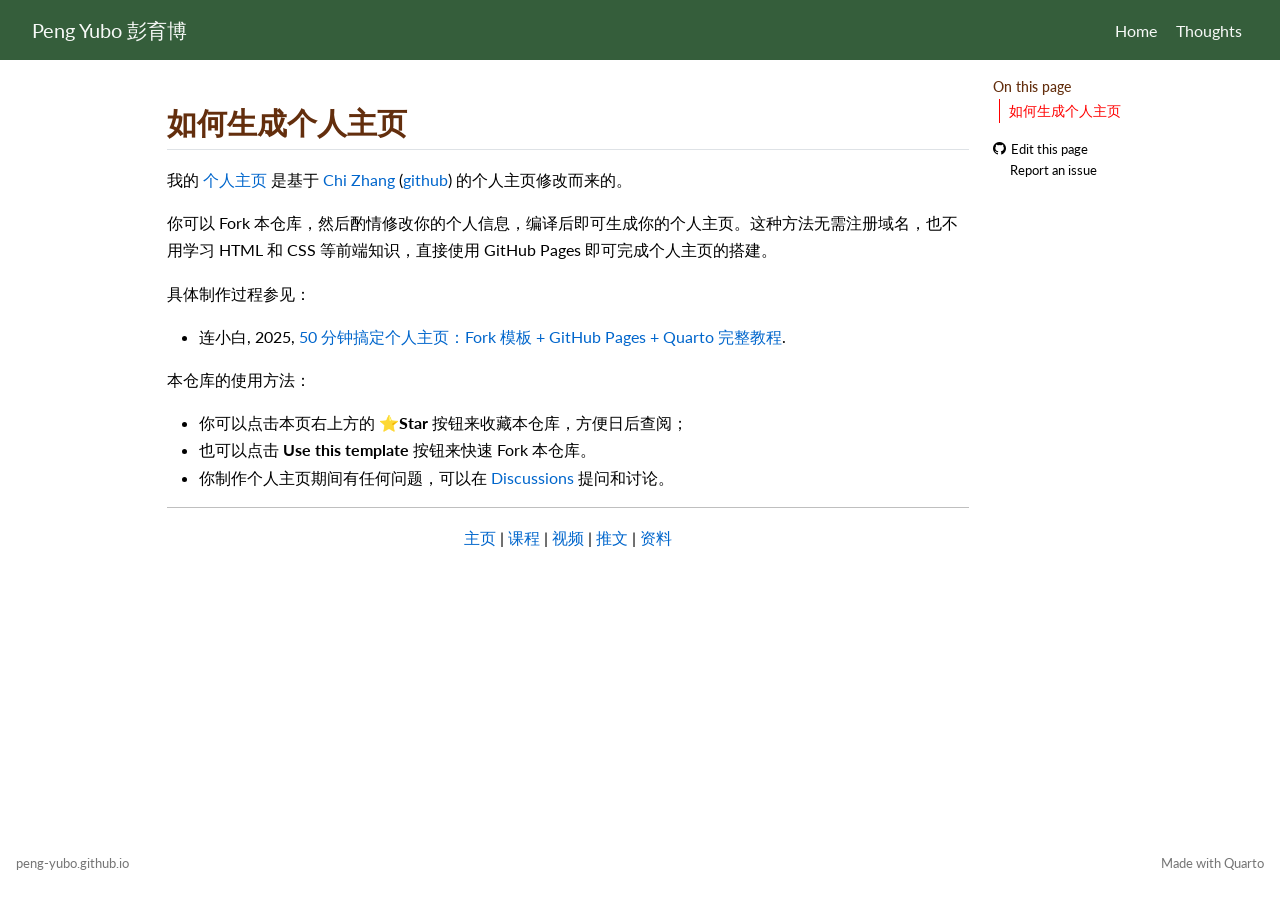
<file: docs/readme.html>
<!DOCTYPE html>
<html xmlns="http://www.w3.org/1999/xhtml" lang="en" xml:lang="en"><head>

<meta charset="utf-8">
<meta name="generator" content="quarto-1.8.25">

<meta name="viewport" content="width=device-width, initial-scale=1.0, user-scalable=yes">


<title>readme – Peng Yubo 彭育博</title>
<style>
code{white-space: pre-wrap;}
span.smallcaps{font-variant: small-caps;}
div.columns{display: flex; gap: min(4vw, 1.5em);}
div.column{flex: auto; overflow-x: auto;}
div.hanging-indent{margin-left: 1.5em; text-indent: -1.5em;}
ul.task-list{list-style: none;}
ul.task-list li input[type="checkbox"] {
  width: 0.8em;
  margin: 0 0.8em 0.2em -1em; /* quarto-specific, see https://github.com/quarto-dev/quarto-cli/issues/4556 */ 
  vertical-align: middle;
}
</style>


<script src="site_libs/quarto-nav/quarto-nav.js"></script>
<script src="site_libs/quarto-nav/headroom.min.js"></script>
<script src="site_libs/clipboard/clipboard.min.js"></script>
<script src="site_libs/quarto-search/autocomplete.umd.js"></script>
<script src="site_libs/quarto-search/fuse.min.js"></script>
<script src="site_libs/quarto-search/quarto-search.js"></script>
<meta name="quarto:offset" content="./">
<link href="./images/site-logo.png" rel="icon" type="image/png">
<script src="site_libs/quarto-html/quarto.js" type="module"></script>
<script src="site_libs/quarto-html/tabsets/tabsets.js" type="module"></script>
<script src="site_libs/quarto-html/axe/axe-check.js" type="module"></script>
<script src="site_libs/quarto-html/popper.min.js"></script>
<script src="site_libs/quarto-html/tippy.umd.min.js"></script>
<script src="site_libs/quarto-html/anchor.min.js"></script>
<link href="site_libs/quarto-html/tippy.css" rel="stylesheet">
<link href="site_libs/quarto-html/quarto-syntax-highlighting-919c7ec90743d9b1e9761dff04b41dfc.css" rel="stylesheet" id="quarto-text-highlighting-styles">
<script src="site_libs/bootstrap/bootstrap.min.js"></script>
<link href="site_libs/bootstrap/bootstrap-icons.css" rel="stylesheet">
<link href="site_libs/bootstrap/bootstrap-514b4b19e9d24a72632852b29f151577.min.css" rel="stylesheet" append-hash="true" id="quarto-bootstrap" data-mode="light">
<script id="quarto-search-options" type="application/json">{
  "location": "navbar",
  "copy-button": false,
  "collapse-after": 3,
  "panel-placement": "end",
  "type": "overlay",
  "limit": 50,
  "keyboard-shortcut": [
    "f",
    "/",
    "s"
  ],
  "show-item-context": false,
  "language": {
    "search-no-results-text": "No results",
    "search-matching-documents-text": "matching documents",
    "search-copy-link-title": "Copy link to search",
    "search-hide-matches-text": "Hide additional matches",
    "search-more-match-text": "more match in this document",
    "search-more-matches-text": "more matches in this document",
    "search-clear-button-title": "Clear",
    "search-text-placeholder": "",
    "search-detached-cancel-button-title": "Cancel",
    "search-submit-button-title": "Submit",
    "search-label": "Search"
  }
}</script>


</head>

<body class="nav-fixed quarto-light">

<div id="quarto-search-results"></div>
  <header id="quarto-header" class="headroom fixed-top">
    <nav class="navbar navbar-expand-lg " data-bs-theme="dark">
      <div class="navbar-container container-fluid">
      <div class="navbar-brand-container mx-auto">
    <a href="./index.html" class="navbar-brand navbar-brand-logo">
    </a>
    <a class="navbar-brand" href="./index.html">
    <span class="navbar-title">Peng Yubo 彭育博</span>
    </a>
  </div>
          <button class="navbar-toggler" type="button" data-bs-toggle="collapse" data-bs-target="#navbarCollapse" aria-controls="navbarCollapse" role="menu" aria-expanded="false" aria-label="Toggle navigation" onclick="if (window.quartoToggleHeadroom) { window.quartoToggleHeadroom(); }">
  <span class="navbar-toggler-icon"></span>
</button>
          <div class="collapse navbar-collapse" id="navbarCollapse">
            <ul class="navbar-nav navbar-nav-scroll ms-auto">
  <li class="nav-item">
    <a class="nav-link" href="./index.html"> 
<span class="menu-text">Home</span></a>
  </li>  
  <li class="nav-item">
    <a class="nav-link" href="./Thoughts.html"> 
<span class="menu-text">Thoughts</span></a>
  </li>  
</ul>
          </div> <!-- /navcollapse -->
            <div class="quarto-navbar-tools">
</div>
      </div> <!-- /container-fluid -->
    </nav>
</header>
<!-- content -->
<div id="quarto-content" class="quarto-container page-columns page-rows-contents page-layout-article page-navbar">
<!-- sidebar -->
<!-- margin-sidebar -->
    <div id="quarto-margin-sidebar" class="sidebar margin-sidebar">
        <nav id="TOC" role="doc-toc" class="toc-active">
    <h2 id="toc-title">On this page</h2>
   
  <ul>
  <li><a href="#如何生成个人主页" id="toc-如何生成个人主页" class="nav-link active" data-scroll-target="#如何生成个人主页">如何生成个人主页</a></li>
  </ul>
<div class="toc-actions"><ul><li><a href="https://github.com/Peng-YuBo/peng-yubo.github.io/edit/main/readme.md" class="toc-action"><i class="bi bi-github"></i>Edit this page</a></li><li><a href="https://github.com/Peng-YuBo/peng-yubo.github.io/issues/new" class="toc-action"><i class="bi empty"></i>Report an issue</a></li></ul></div></nav>
    </div>
<!-- main -->
<main class="content" id="quarto-document-content"><header id="title-block-header" class="quarto-title-block"></header>




<section id="如何生成个人主页" class="level2">
<h2 class="anchored" data-anchor-id="如何生成个人主页">如何生成个人主页</h2>
<p>我的 <a href="https://lianxhcn.github.io/">个人主页</a> 是基于 <a href="https://chizapoth.github.io/">Chi Zhang</a> (<a href="https://github.com/chizapoth/chizapoth.github.io">github</a>) 的个人主页修改而来的。</p>
<p>你可以 Fork 本仓库，然后酌情修改你的个人信息，编译后即可生成你的个人主页。这种方法无需注册域名，也不用学习 HTML 和 CSS 等前端知识，直接使用 GitHub Pages 即可完成个人主页的搭建。</p>
<p>具体制作过程参见：</p>
<ul>
<li>连小白, 2025, <a href="https://www.lianxh.cn/details/1644.html">50 分钟搞定个人主页：Fork 模板 + GitHub Pages + Quarto 完整教程</a>.</li>
</ul>
<p>本仓库的使用方法：</p>
<ul>
<li>你可以点击本页右上方的 ⭐<strong>Star</strong> 按钮来收藏本仓库，方便日后查阅；</li>
<li>也可以点击 <strong>Use this template</strong> 按钮来快速 Fork 本仓库。</li>
<li>你制作个人主页期间有任何问题，可以在 <a href="https://github.com/lianyujun/lianyujun.github.io/discussions">Discussions</a> 提问和讨论。</li>
</ul>
<hr>
<center>
<p><a href="https://www.lianxh.cn/">主页</a>&nbsp;|&nbsp;<a href="https://www.lianxh.cn/details/17.html">课程</a>&nbsp;|&nbsp;<a href="https://lianxh-class.cn/">视频</a>&nbsp;|&nbsp;<a href="https://www.lianxh.cn/blogs/all.html">推文</a>&nbsp;|&nbsp;<a href="https://www.lianxh.cn/share.html">资料</a></p>
</center>


</section>

</main> <!-- /main -->
<script id="quarto-html-after-body" type="application/javascript">
  window.document.addEventListener("DOMContentLoaded", function (event) {
    const icon = "";
    const anchorJS = new window.AnchorJS();
    anchorJS.options = {
      placement: 'right',
      icon: icon
    };
    anchorJS.add('.anchored');
    const isCodeAnnotation = (el) => {
      for (const clz of el.classList) {
        if (clz.startsWith('code-annotation-')) {                     
          return true;
        }
      }
      return false;
    }
    const onCopySuccess = function(e) {
      // button target
      const button = e.trigger;
      // don't keep focus
      button.blur();
      // flash "checked"
      button.classList.add('code-copy-button-checked');
      var currentTitle = button.getAttribute("title");
      button.setAttribute("title", "Copied!");
      let tooltip;
      if (window.bootstrap) {
        button.setAttribute("data-bs-toggle", "tooltip");
        button.setAttribute("data-bs-placement", "left");
        button.setAttribute("data-bs-title", "Copied!");
        tooltip = new bootstrap.Tooltip(button, 
          { trigger: "manual", 
            customClass: "code-copy-button-tooltip",
            offset: [0, -8]});
        tooltip.show();    
      }
      setTimeout(function() {
        if (tooltip) {
          tooltip.hide();
          button.removeAttribute("data-bs-title");
          button.removeAttribute("data-bs-toggle");
          button.removeAttribute("data-bs-placement");
        }
        button.setAttribute("title", currentTitle);
        button.classList.remove('code-copy-button-checked');
      }, 1000);
      // clear code selection
      e.clearSelection();
    }
    const getTextToCopy = function(trigger) {
      const outerScaffold = trigger.parentElement.cloneNode(true);
      const codeEl = outerScaffold.querySelector('code');
      for (const childEl of codeEl.children) {
        if (isCodeAnnotation(childEl)) {
          childEl.remove();
        }
      }
      return codeEl.innerText;
    }
    const clipboard = new window.ClipboardJS('.code-copy-button:not([data-in-quarto-modal])', {
      text: getTextToCopy
    });
    clipboard.on('success', onCopySuccess);
    if (window.document.getElementById('quarto-embedded-source-code-modal')) {
      const clipboardModal = new window.ClipboardJS('.code-copy-button[data-in-quarto-modal]', {
        text: getTextToCopy,
        container: window.document.getElementById('quarto-embedded-source-code-modal')
      });
      clipboardModal.on('success', onCopySuccess);
    }
      var localhostRegex = new RegExp(/^(?:http|https):\/\/localhost\:?[0-9]*\//);
      var mailtoRegex = new RegExp(/^mailto:/);
        var filterRegex = new RegExp("https:\/\/peng-yubo\.github\.io");
      var isInternal = (href) => {
          return filterRegex.test(href) || localhostRegex.test(href) || mailtoRegex.test(href);
      }
      // Inspect non-navigation links and adorn them if external
     var links = window.document.querySelectorAll('a[href]:not(.nav-link):not(.navbar-brand):not(.toc-action):not(.sidebar-link):not(.sidebar-item-toggle):not(.pagination-link):not(.no-external):not([aria-hidden]):not(.dropdown-item):not(.quarto-navigation-tool):not(.about-link)');
      for (var i=0; i<links.length; i++) {
        const link = links[i];
        if (!isInternal(link.href)) {
          // undo the damage that might have been done by quarto-nav.js in the case of
          // links that we want to consider external
          if (link.dataset.originalHref !== undefined) {
            link.href = link.dataset.originalHref;
          }
        }
      }
    function tippyHover(el, contentFn, onTriggerFn, onUntriggerFn) {
      const config = {
        allowHTML: true,
        maxWidth: 500,
        delay: 100,
        arrow: false,
        appendTo: function(el) {
            return el.parentElement;
        },
        interactive: true,
        interactiveBorder: 10,
        theme: 'quarto',
        placement: 'bottom-start',
      };
      if (contentFn) {
        config.content = contentFn;
      }
      if (onTriggerFn) {
        config.onTrigger = onTriggerFn;
      }
      if (onUntriggerFn) {
        config.onUntrigger = onUntriggerFn;
      }
      window.tippy(el, config); 
    }
    const noterefs = window.document.querySelectorAll('a[role="doc-noteref"]');
    for (var i=0; i<noterefs.length; i++) {
      const ref = noterefs[i];
      tippyHover(ref, function() {
        // use id or data attribute instead here
        let href = ref.getAttribute('data-footnote-href') || ref.getAttribute('href');
        try { href = new URL(href).hash; } catch {}
        const id = href.replace(/^#\/?/, "");
        const note = window.document.getElementById(id);
        if (note) {
          return note.innerHTML;
        } else {
          return "";
        }
      });
    }
    const xrefs = window.document.querySelectorAll('a.quarto-xref');
    const processXRef = (id, note) => {
      // Strip column container classes
      const stripColumnClz = (el) => {
        el.classList.remove("page-full", "page-columns");
        if (el.children) {
          for (const child of el.children) {
            stripColumnClz(child);
          }
        }
      }
      stripColumnClz(note)
      if (id === null || id.startsWith('sec-')) {
        // Special case sections, only their first couple elements
        const container = document.createElement("div");
        if (note.children && note.children.length > 2) {
          container.appendChild(note.children[0].cloneNode(true));
          for (let i = 1; i < note.children.length; i++) {
            const child = note.children[i];
            if (child.tagName === "P" && child.innerText === "") {
              continue;
            } else {
              container.appendChild(child.cloneNode(true));
              break;
            }
          }
          if (window.Quarto?.typesetMath) {
            window.Quarto.typesetMath(container);
          }
          return container.innerHTML
        } else {
          if (window.Quarto?.typesetMath) {
            window.Quarto.typesetMath(note);
          }
          return note.innerHTML;
        }
      } else {
        // Remove any anchor links if they are present
        const anchorLink = note.querySelector('a.anchorjs-link');
        if (anchorLink) {
          anchorLink.remove();
        }
        if (window.Quarto?.typesetMath) {
          window.Quarto.typesetMath(note);
        }
        if (note.classList.contains("callout")) {
          return note.outerHTML;
        } else {
          return note.innerHTML;
        }
      }
    }
    for (var i=0; i<xrefs.length; i++) {
      const xref = xrefs[i];
      tippyHover(xref, undefined, function(instance) {
        instance.disable();
        let url = xref.getAttribute('href');
        let hash = undefined; 
        if (url.startsWith('#')) {
          hash = url;
        } else {
          try { hash = new URL(url).hash; } catch {}
        }
        if (hash) {
          const id = hash.replace(/^#\/?/, "");
          const note = window.document.getElementById(id);
          if (note !== null) {
            try {
              const html = processXRef(id, note.cloneNode(true));
              instance.setContent(html);
            } finally {
              instance.enable();
              instance.show();
            }
          } else {
            // See if we can fetch this
            fetch(url.split('#')[0])
            .then(res => res.text())
            .then(html => {
              const parser = new DOMParser();
              const htmlDoc = parser.parseFromString(html, "text/html");
              const note = htmlDoc.getElementById(id);
              if (note !== null) {
                const html = processXRef(id, note);
                instance.setContent(html);
              } 
            }).finally(() => {
              instance.enable();
              instance.show();
            });
          }
        } else {
          // See if we can fetch a full url (with no hash to target)
          // This is a special case and we should probably do some content thinning / targeting
          fetch(url)
          .then(res => res.text())
          .then(html => {
            const parser = new DOMParser();
            const htmlDoc = parser.parseFromString(html, "text/html");
            const note = htmlDoc.querySelector('main.content');
            if (note !== null) {
              // This should only happen for chapter cross references
              // (since there is no id in the URL)
              // remove the first header
              if (note.children.length > 0 && note.children[0].tagName === "HEADER") {
                note.children[0].remove();
              }
              const html = processXRef(null, note);
              instance.setContent(html);
            } 
          }).finally(() => {
            instance.enable();
            instance.show();
          });
        }
      }, function(instance) {
      });
    }
        let selectedAnnoteEl;
        const selectorForAnnotation = ( cell, annotation) => {
          let cellAttr = 'data-code-cell="' + cell + '"';
          let lineAttr = 'data-code-annotation="' +  annotation + '"';
          const selector = 'span[' + cellAttr + '][' + lineAttr + ']';
          return selector;
        }
        const selectCodeLines = (annoteEl) => {
          const doc = window.document;
          const targetCell = annoteEl.getAttribute("data-target-cell");
          const targetAnnotation = annoteEl.getAttribute("data-target-annotation");
          const annoteSpan = window.document.querySelector(selectorForAnnotation(targetCell, targetAnnotation));
          const lines = annoteSpan.getAttribute("data-code-lines").split(",");
          const lineIds = lines.map((line) => {
            return targetCell + "-" + line;
          })
          let top = null;
          let height = null;
          let parent = null;
          if (lineIds.length > 0) {
              //compute the position of the single el (top and bottom and make a div)
              const el = window.document.getElementById(lineIds[0]);
              top = el.offsetTop;
              height = el.offsetHeight;
              parent = el.parentElement.parentElement;
            if (lineIds.length > 1) {
              const lastEl = window.document.getElementById(lineIds[lineIds.length - 1]);
              const bottom = lastEl.offsetTop + lastEl.offsetHeight;
              height = bottom - top;
            }
            if (top !== null && height !== null && parent !== null) {
              // cook up a div (if necessary) and position it 
              let div = window.document.getElementById("code-annotation-line-highlight");
              if (div === null) {
                div = window.document.createElement("div");
                div.setAttribute("id", "code-annotation-line-highlight");
                div.style.position = 'absolute';
                parent.appendChild(div);
              }
              div.style.top = top - 2 + "px";
              div.style.height = height + 4 + "px";
              div.style.left = 0;
              let gutterDiv = window.document.getElementById("code-annotation-line-highlight-gutter");
              if (gutterDiv === null) {
                gutterDiv = window.document.createElement("div");
                gutterDiv.setAttribute("id", "code-annotation-line-highlight-gutter");
                gutterDiv.style.position = 'absolute';
                const codeCell = window.document.getElementById(targetCell);
                const gutter = codeCell.querySelector('.code-annotation-gutter');
                gutter.appendChild(gutterDiv);
              }
              gutterDiv.style.top = top - 2 + "px";
              gutterDiv.style.height = height + 4 + "px";
            }
            selectedAnnoteEl = annoteEl;
          }
        };
        const unselectCodeLines = () => {
          const elementsIds = ["code-annotation-line-highlight", "code-annotation-line-highlight-gutter"];
          elementsIds.forEach((elId) => {
            const div = window.document.getElementById(elId);
            if (div) {
              div.remove();
            }
          });
          selectedAnnoteEl = undefined;
        };
          // Handle positioning of the toggle
      window.addEventListener(
        "resize",
        throttle(() => {
          elRect = undefined;
          if (selectedAnnoteEl) {
            selectCodeLines(selectedAnnoteEl);
          }
        }, 10)
      );
      function throttle(fn, ms) {
      let throttle = false;
      let timer;
        return (...args) => {
          if(!throttle) { // first call gets through
              fn.apply(this, args);
              throttle = true;
          } else { // all the others get throttled
              if(timer) clearTimeout(timer); // cancel #2
              timer = setTimeout(() => {
                fn.apply(this, args);
                timer = throttle = false;
              }, ms);
          }
        };
      }
        // Attach click handler to the DT
        const annoteDls = window.document.querySelectorAll('dt[data-target-cell]');
        for (const annoteDlNode of annoteDls) {
          annoteDlNode.addEventListener('click', (event) => {
            const clickedEl = event.target;
            if (clickedEl !== selectedAnnoteEl) {
              unselectCodeLines();
              const activeEl = window.document.querySelector('dt[data-target-cell].code-annotation-active');
              if (activeEl) {
                activeEl.classList.remove('code-annotation-active');
              }
              selectCodeLines(clickedEl);
              clickedEl.classList.add('code-annotation-active');
            } else {
              // Unselect the line
              unselectCodeLines();
              clickedEl.classList.remove('code-annotation-active');
            }
          });
        }
    const findCites = (el) => {
      const parentEl = el.parentElement;
      if (parentEl) {
        const cites = parentEl.dataset.cites;
        if (cites) {
          return {
            el,
            cites: cites.split(' ')
          };
        } else {
          return findCites(el.parentElement)
        }
      } else {
        return undefined;
      }
    };
    var bibliorefs = window.document.querySelectorAll('a[role="doc-biblioref"]');
    for (var i=0; i<bibliorefs.length; i++) {
      const ref = bibliorefs[i];
      const citeInfo = findCites(ref);
      if (citeInfo) {
        tippyHover(citeInfo.el, function() {
          var popup = window.document.createElement('div');
          citeInfo.cites.forEach(function(cite) {
            var citeDiv = window.document.createElement('div');
            citeDiv.classList.add('hanging-indent');
            citeDiv.classList.add('csl-entry');
            var biblioDiv = window.document.getElementById('ref-' + cite);
            if (biblioDiv) {
              citeDiv.innerHTML = biblioDiv.innerHTML;
            }
            popup.appendChild(citeDiv);
          });
          return popup.innerHTML;
        });
      }
    }
  });
  </script>
</div> <!-- /content -->
<footer class="footer">
  <div class="nav-footer">
    <div class="nav-footer-left">
<p><a href="https://peng-yubo.github.io">peng-yubo.github.io</a><br></p>
</div>   
    <div class="nav-footer-center">
      &nbsp;
    <div class="toc-actions d-sm-block d-md-none"><ul><li><a href="https://github.com/Peng-YuBo/peng-yubo.github.io/edit/main/readme.md" class="toc-action"><i class="bi bi-github"></i>Edit this page</a></li><li><a href="https://github.com/Peng-YuBo/peng-yubo.github.io/issues/new" class="toc-action"><i class="bi empty"></i>Report an issue</a></li></ul></div></div>
    <div class="nav-footer-right">
<p>Made with <a href="https://quarto.org/">Quarto</a><br></p>
</div>
  </div>
</footer>




<!-- Cloudflare Web Analytics -->
<script type="module" src="https://static.cloudflareinsights.com/beacon.min.js" data-cf-beacon='{"token":"f5d7fb2c4c2b4fe0ac10f832882c8818"}'></script>
<!-- End Cloudflare Web Analytics -->
</body></html>
</file>
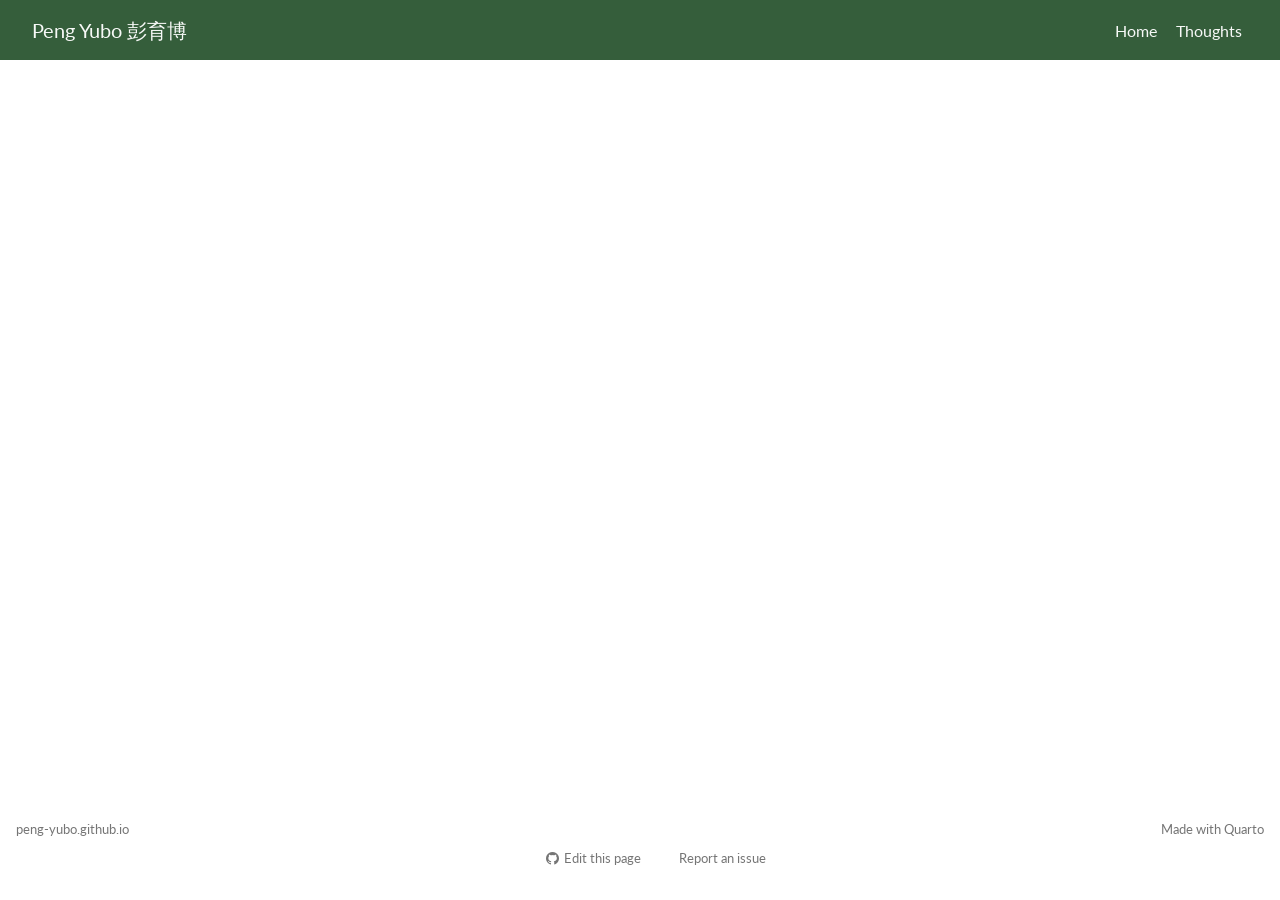
<file: docs/Teaching.html>
<!DOCTYPE html>
<html xmlns="http://www.w3.org/1999/xhtml" lang="en" xml:lang="en"><head>

<meta charset="utf-8">
<meta name="generator" content="quarto-1.8.25">

<meta name="viewport" content="width=device-width, initial-scale=1.0, user-scalable=yes">


<title>teaching – Peng Yubo 彭育博</title>
<style>
code{white-space: pre-wrap;}
span.smallcaps{font-variant: small-caps;}
div.columns{display: flex; gap: min(4vw, 1.5em);}
div.column{flex: auto; overflow-x: auto;}
div.hanging-indent{margin-left: 1.5em; text-indent: -1.5em;}
ul.task-list{list-style: none;}
ul.task-list li input[type="checkbox"] {
  width: 0.8em;
  margin: 0 0.8em 0.2em -1em; /* quarto-specific, see https://github.com/quarto-dev/quarto-cli/issues/4556 */ 
  vertical-align: middle;
}
</style>


<script src="site_libs/quarto-nav/quarto-nav.js"></script>
<script src="site_libs/quarto-nav/headroom.min.js"></script>
<script src="site_libs/clipboard/clipboard.min.js"></script>
<script src="site_libs/quarto-search/autocomplete.umd.js"></script>
<script src="site_libs/quarto-search/fuse.min.js"></script>
<script src="site_libs/quarto-search/quarto-search.js"></script>
<meta name="quarto:offset" content="./">
<link href="./images/site-logo.png" rel="icon" type="image/png">
<script src="site_libs/quarto-html/quarto.js" type="module"></script>
<script src="site_libs/quarto-html/tabsets/tabsets.js" type="module"></script>
<script src="site_libs/quarto-html/axe/axe-check.js" type="module"></script>
<script src="site_libs/quarto-html/popper.min.js"></script>
<script src="site_libs/quarto-html/tippy.umd.min.js"></script>
<script src="site_libs/quarto-html/anchor.min.js"></script>
<link href="site_libs/quarto-html/tippy.css" rel="stylesheet">
<link href="site_libs/quarto-html/quarto-syntax-highlighting-919c7ec90743d9b1e9761dff04b41dfc.css" rel="stylesheet" id="quarto-text-highlighting-styles">
<script src="site_libs/bootstrap/bootstrap.min.js"></script>
<link href="site_libs/bootstrap/bootstrap-icons.css" rel="stylesheet">
<link href="site_libs/bootstrap/bootstrap-514b4b19e9d24a72632852b29f151577.min.css" rel="stylesheet" append-hash="true" id="quarto-bootstrap" data-mode="light">
<script id="quarto-search-options" type="application/json">{
  "location": "navbar",
  "copy-button": false,
  "collapse-after": 3,
  "panel-placement": "end",
  "type": "overlay",
  "limit": 50,
  "keyboard-shortcut": [
    "f",
    "/",
    "s"
  ],
  "show-item-context": false,
  "language": {
    "search-no-results-text": "No results",
    "search-matching-documents-text": "matching documents",
    "search-copy-link-title": "Copy link to search",
    "search-hide-matches-text": "Hide additional matches",
    "search-more-match-text": "more match in this document",
    "search-more-matches-text": "more matches in this document",
    "search-clear-button-title": "Clear",
    "search-text-placeholder": "",
    "search-detached-cancel-button-title": "Cancel",
    "search-submit-button-title": "Submit",
    "search-label": "Search"
  }
}</script>


</head>

<body class="nav-fixed quarto-light">

<div id="quarto-search-results"></div>
  <header id="quarto-header" class="headroom fixed-top">
    <nav class="navbar navbar-expand-lg " data-bs-theme="dark">
      <div class="navbar-container container-fluid">
      <div class="navbar-brand-container mx-auto">
    <a href="./index.html" class="navbar-brand navbar-brand-logo">
    </a>
    <a class="navbar-brand" href="./index.html">
    <span class="navbar-title">Peng Yubo 彭育博</span>
    </a>
  </div>
          <button class="navbar-toggler" type="button" data-bs-toggle="collapse" data-bs-target="#navbarCollapse" aria-controls="navbarCollapse" role="menu" aria-expanded="false" aria-label="Toggle navigation" onclick="if (window.quartoToggleHeadroom) { window.quartoToggleHeadroom(); }">
  <span class="navbar-toggler-icon"></span>
</button>
          <div class="collapse navbar-collapse" id="navbarCollapse">
            <ul class="navbar-nav navbar-nav-scroll ms-auto">
  <li class="nav-item">
    <a class="nav-link" href="./index.html"> 
<span class="menu-text">Home</span></a>
  </li>  
  <li class="nav-item">
    <a class="nav-link" href="./Thoughts.html"> 
<span class="menu-text">Thoughts</span></a>
  </li>  
</ul>
          </div> <!-- /navcollapse -->
            <div class="quarto-navbar-tools">
</div>
      </div> <!-- /container-fluid -->
    </nav>
</header>
<!-- content -->
<div id="quarto-content" class="quarto-container page-columns page-rows-contents page-layout-article page-navbar">
<!-- sidebar -->
<!-- margin-sidebar -->
    <div id="quarto-margin-sidebar" class="sidebar margin-sidebar zindex-bottom">
        
    </div>
<!-- main -->
<main class="content" id="quarto-document-content"><header id="title-block-header" class="quarto-title-block"></header>







</main> <!-- /main -->
<script id="quarto-html-after-body" type="application/javascript">
  window.document.addEventListener("DOMContentLoaded", function (event) {
    const icon = "";
    const anchorJS = new window.AnchorJS();
    anchorJS.options = {
      placement: 'right',
      icon: icon
    };
    anchorJS.add('.anchored');
    const isCodeAnnotation = (el) => {
      for (const clz of el.classList) {
        if (clz.startsWith('code-annotation-')) {                     
          return true;
        }
      }
      return false;
    }
    const onCopySuccess = function(e) {
      // button target
      const button = e.trigger;
      // don't keep focus
      button.blur();
      // flash "checked"
      button.classList.add('code-copy-button-checked');
      var currentTitle = button.getAttribute("title");
      button.setAttribute("title", "Copied!");
      let tooltip;
      if (window.bootstrap) {
        button.setAttribute("data-bs-toggle", "tooltip");
        button.setAttribute("data-bs-placement", "left");
        button.setAttribute("data-bs-title", "Copied!");
        tooltip = new bootstrap.Tooltip(button, 
          { trigger: "manual", 
            customClass: "code-copy-button-tooltip",
            offset: [0, -8]});
        tooltip.show();    
      }
      setTimeout(function() {
        if (tooltip) {
          tooltip.hide();
          button.removeAttribute("data-bs-title");
          button.removeAttribute("data-bs-toggle");
          button.removeAttribute("data-bs-placement");
        }
        button.setAttribute("title", currentTitle);
        button.classList.remove('code-copy-button-checked');
      }, 1000);
      // clear code selection
      e.clearSelection();
    }
    const getTextToCopy = function(trigger) {
      const outerScaffold = trigger.parentElement.cloneNode(true);
      const codeEl = outerScaffold.querySelector('code');
      for (const childEl of codeEl.children) {
        if (isCodeAnnotation(childEl)) {
          childEl.remove();
        }
      }
      return codeEl.innerText;
    }
    const clipboard = new window.ClipboardJS('.code-copy-button:not([data-in-quarto-modal])', {
      text: getTextToCopy
    });
    clipboard.on('success', onCopySuccess);
    if (window.document.getElementById('quarto-embedded-source-code-modal')) {
      const clipboardModal = new window.ClipboardJS('.code-copy-button[data-in-quarto-modal]', {
        text: getTextToCopy,
        container: window.document.getElementById('quarto-embedded-source-code-modal')
      });
      clipboardModal.on('success', onCopySuccess);
    }
      var localhostRegex = new RegExp(/^(?:http|https):\/\/localhost\:?[0-9]*\//);
      var mailtoRegex = new RegExp(/^mailto:/);
        var filterRegex = new RegExp("https:\/\/peng-yubo\.github\.io");
      var isInternal = (href) => {
          return filterRegex.test(href) || localhostRegex.test(href) || mailtoRegex.test(href);
      }
      // Inspect non-navigation links and adorn them if external
     var links = window.document.querySelectorAll('a[href]:not(.nav-link):not(.navbar-brand):not(.toc-action):not(.sidebar-link):not(.sidebar-item-toggle):not(.pagination-link):not(.no-external):not([aria-hidden]):not(.dropdown-item):not(.quarto-navigation-tool):not(.about-link)');
      for (var i=0; i<links.length; i++) {
        const link = links[i];
        if (!isInternal(link.href)) {
          // undo the damage that might have been done by quarto-nav.js in the case of
          // links that we want to consider external
          if (link.dataset.originalHref !== undefined) {
            link.href = link.dataset.originalHref;
          }
        }
      }
    function tippyHover(el, contentFn, onTriggerFn, onUntriggerFn) {
      const config = {
        allowHTML: true,
        maxWidth: 500,
        delay: 100,
        arrow: false,
        appendTo: function(el) {
            return el.parentElement;
        },
        interactive: true,
        interactiveBorder: 10,
        theme: 'quarto',
        placement: 'bottom-start',
      };
      if (contentFn) {
        config.content = contentFn;
      }
      if (onTriggerFn) {
        config.onTrigger = onTriggerFn;
      }
      if (onUntriggerFn) {
        config.onUntrigger = onUntriggerFn;
      }
      window.tippy(el, config); 
    }
    const noterefs = window.document.querySelectorAll('a[role="doc-noteref"]');
    for (var i=0; i<noterefs.length; i++) {
      const ref = noterefs[i];
      tippyHover(ref, function() {
        // use id or data attribute instead here
        let href = ref.getAttribute('data-footnote-href') || ref.getAttribute('href');
        try { href = new URL(href).hash; } catch {}
        const id = href.replace(/^#\/?/, "");
        const note = window.document.getElementById(id);
        if (note) {
          return note.innerHTML;
        } else {
          return "";
        }
      });
    }
    const xrefs = window.document.querySelectorAll('a.quarto-xref');
    const processXRef = (id, note) => {
      // Strip column container classes
      const stripColumnClz = (el) => {
        el.classList.remove("page-full", "page-columns");
        if (el.children) {
          for (const child of el.children) {
            stripColumnClz(child);
          }
        }
      }
      stripColumnClz(note)
      if (id === null || id.startsWith('sec-')) {
        // Special case sections, only their first couple elements
        const container = document.createElement("div");
        if (note.children && note.children.length > 2) {
          container.appendChild(note.children[0].cloneNode(true));
          for (let i = 1; i < note.children.length; i++) {
            const child = note.children[i];
            if (child.tagName === "P" && child.innerText === "") {
              continue;
            } else {
              container.appendChild(child.cloneNode(true));
              break;
            }
          }
          if (window.Quarto?.typesetMath) {
            window.Quarto.typesetMath(container);
          }
          return container.innerHTML
        } else {
          if (window.Quarto?.typesetMath) {
            window.Quarto.typesetMath(note);
          }
          return note.innerHTML;
        }
      } else {
        // Remove any anchor links if they are present
        const anchorLink = note.querySelector('a.anchorjs-link');
        if (anchorLink) {
          anchorLink.remove();
        }
        if (window.Quarto?.typesetMath) {
          window.Quarto.typesetMath(note);
        }
        if (note.classList.contains("callout")) {
          return note.outerHTML;
        } else {
          return note.innerHTML;
        }
      }
    }
    for (var i=0; i<xrefs.length; i++) {
      const xref = xrefs[i];
      tippyHover(xref, undefined, function(instance) {
        instance.disable();
        let url = xref.getAttribute('href');
        let hash = undefined; 
        if (url.startsWith('#')) {
          hash = url;
        } else {
          try { hash = new URL(url).hash; } catch {}
        }
        if (hash) {
          const id = hash.replace(/^#\/?/, "");
          const note = window.document.getElementById(id);
          if (note !== null) {
            try {
              const html = processXRef(id, note.cloneNode(true));
              instance.setContent(html);
            } finally {
              instance.enable();
              instance.show();
            }
          } else {
            // See if we can fetch this
            fetch(url.split('#')[0])
            .then(res => res.text())
            .then(html => {
              const parser = new DOMParser();
              const htmlDoc = parser.parseFromString(html, "text/html");
              const note = htmlDoc.getElementById(id);
              if (note !== null) {
                const html = processXRef(id, note);
                instance.setContent(html);
              } 
            }).finally(() => {
              instance.enable();
              instance.show();
            });
          }
        } else {
          // See if we can fetch a full url (with no hash to target)
          // This is a special case and we should probably do some content thinning / targeting
          fetch(url)
          .then(res => res.text())
          .then(html => {
            const parser = new DOMParser();
            const htmlDoc = parser.parseFromString(html, "text/html");
            const note = htmlDoc.querySelector('main.content');
            if (note !== null) {
              // This should only happen for chapter cross references
              // (since there is no id in the URL)
              // remove the first header
              if (note.children.length > 0 && note.children[0].tagName === "HEADER") {
                note.children[0].remove();
              }
              const html = processXRef(null, note);
              instance.setContent(html);
            } 
          }).finally(() => {
            instance.enable();
            instance.show();
          });
        }
      }, function(instance) {
      });
    }
        let selectedAnnoteEl;
        const selectorForAnnotation = ( cell, annotation) => {
          let cellAttr = 'data-code-cell="' + cell + '"';
          let lineAttr = 'data-code-annotation="' +  annotation + '"';
          const selector = 'span[' + cellAttr + '][' + lineAttr + ']';
          return selector;
        }
        const selectCodeLines = (annoteEl) => {
          const doc = window.document;
          const targetCell = annoteEl.getAttribute("data-target-cell");
          const targetAnnotation = annoteEl.getAttribute("data-target-annotation");
          const annoteSpan = window.document.querySelector(selectorForAnnotation(targetCell, targetAnnotation));
          const lines = annoteSpan.getAttribute("data-code-lines").split(",");
          const lineIds = lines.map((line) => {
            return targetCell + "-" + line;
          })
          let top = null;
          let height = null;
          let parent = null;
          if (lineIds.length > 0) {
              //compute the position of the single el (top and bottom and make a div)
              const el = window.document.getElementById(lineIds[0]);
              top = el.offsetTop;
              height = el.offsetHeight;
              parent = el.parentElement.parentElement;
            if (lineIds.length > 1) {
              const lastEl = window.document.getElementById(lineIds[lineIds.length - 1]);
              const bottom = lastEl.offsetTop + lastEl.offsetHeight;
              height = bottom - top;
            }
            if (top !== null && height !== null && parent !== null) {
              // cook up a div (if necessary) and position it 
              let div = window.document.getElementById("code-annotation-line-highlight");
              if (div === null) {
                div = window.document.createElement("div");
                div.setAttribute("id", "code-annotation-line-highlight");
                div.style.position = 'absolute';
                parent.appendChild(div);
              }
              div.style.top = top - 2 + "px";
              div.style.height = height + 4 + "px";
              div.style.left = 0;
              let gutterDiv = window.document.getElementById("code-annotation-line-highlight-gutter");
              if (gutterDiv === null) {
                gutterDiv = window.document.createElement("div");
                gutterDiv.setAttribute("id", "code-annotation-line-highlight-gutter");
                gutterDiv.style.position = 'absolute';
                const codeCell = window.document.getElementById(targetCell);
                const gutter = codeCell.querySelector('.code-annotation-gutter');
                gutter.appendChild(gutterDiv);
              }
              gutterDiv.style.top = top - 2 + "px";
              gutterDiv.style.height = height + 4 + "px";
            }
            selectedAnnoteEl = annoteEl;
          }
        };
        const unselectCodeLines = () => {
          const elementsIds = ["code-annotation-line-highlight", "code-annotation-line-highlight-gutter"];
          elementsIds.forEach((elId) => {
            const div = window.document.getElementById(elId);
            if (div) {
              div.remove();
            }
          });
          selectedAnnoteEl = undefined;
        };
          // Handle positioning of the toggle
      window.addEventListener(
        "resize",
        throttle(() => {
          elRect = undefined;
          if (selectedAnnoteEl) {
            selectCodeLines(selectedAnnoteEl);
          }
        }, 10)
      );
      function throttle(fn, ms) {
      let throttle = false;
      let timer;
        return (...args) => {
          if(!throttle) { // first call gets through
              fn.apply(this, args);
              throttle = true;
          } else { // all the others get throttled
              if(timer) clearTimeout(timer); // cancel #2
              timer = setTimeout(() => {
                fn.apply(this, args);
                timer = throttle = false;
              }, ms);
          }
        };
      }
        // Attach click handler to the DT
        const annoteDls = window.document.querySelectorAll('dt[data-target-cell]');
        for (const annoteDlNode of annoteDls) {
          annoteDlNode.addEventListener('click', (event) => {
            const clickedEl = event.target;
            if (clickedEl !== selectedAnnoteEl) {
              unselectCodeLines();
              const activeEl = window.document.querySelector('dt[data-target-cell].code-annotation-active');
              if (activeEl) {
                activeEl.classList.remove('code-annotation-active');
              }
              selectCodeLines(clickedEl);
              clickedEl.classList.add('code-annotation-active');
            } else {
              // Unselect the line
              unselectCodeLines();
              clickedEl.classList.remove('code-annotation-active');
            }
          });
        }
    const findCites = (el) => {
      const parentEl = el.parentElement;
      if (parentEl) {
        const cites = parentEl.dataset.cites;
        if (cites) {
          return {
            el,
            cites: cites.split(' ')
          };
        } else {
          return findCites(el.parentElement)
        }
      } else {
        return undefined;
      }
    };
    var bibliorefs = window.document.querySelectorAll('a[role="doc-biblioref"]');
    for (var i=0; i<bibliorefs.length; i++) {
      const ref = bibliorefs[i];
      const citeInfo = findCites(ref);
      if (citeInfo) {
        tippyHover(citeInfo.el, function() {
          var popup = window.document.createElement('div');
          citeInfo.cites.forEach(function(cite) {
            var citeDiv = window.document.createElement('div');
            citeDiv.classList.add('hanging-indent');
            citeDiv.classList.add('csl-entry');
            var biblioDiv = window.document.getElementById('ref-' + cite);
            if (biblioDiv) {
              citeDiv.innerHTML = biblioDiv.innerHTML;
            }
            popup.appendChild(citeDiv);
          });
          return popup.innerHTML;
        });
      }
    }
  });
  </script>
</div> <!-- /content -->
<footer class="footer">
  <div class="nav-footer">
    <div class="nav-footer-left">
<p><a href="https://peng-yubo.github.io">peng-yubo.github.io</a><br></p>
</div>   
    <div class="nav-footer-center">
      &nbsp;
    <div class="toc-actions"><ul><li><a href="https://github.com/Peng-YuBo/peng-yubo.github.io/edit/main/Teaching.md" class="toc-action"><i class="bi bi-github"></i>Edit this page</a></li><li><a href="https://github.com/Peng-YuBo/peng-yubo.github.io/issues/new" class="toc-action"><i class="bi empty"></i>Report an issue</a></li></ul></div></div>
    <div class="nav-footer-right">
<p>Made with <a href="https://quarto.org/">Quarto</a><br></p>
</div>
  </div>
</footer>




<!-- Cloudflare Web Analytics -->
<script type="module" src="https://static.cloudflareinsights.com/beacon.min.js" data-cf-beacon='{"token":"f5d7fb2c4c2b4fe0ac10f832882c8818"}'></script>
<!-- End Cloudflare Web Analytics -->
</body></html>
</file>
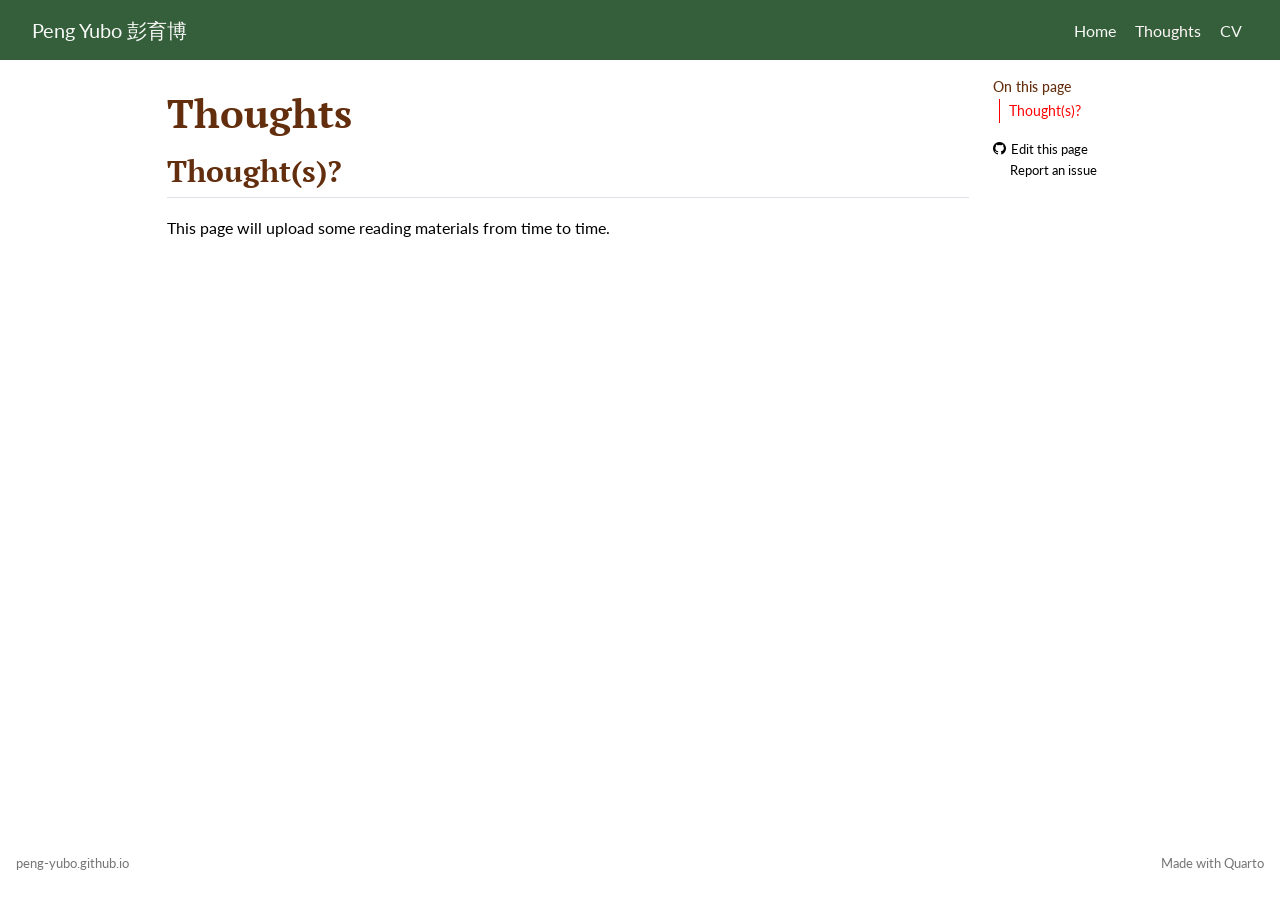
<file: docs/Thoughts.html>
<!DOCTYPE html>
<html xmlns="http://www.w3.org/1999/xhtml" lang="en" xml:lang="en"><head>

<meta charset="utf-8">
<meta name="generator" content="quarto-1.8.25">

<meta name="viewport" content="width=device-width, initial-scale=1.0, user-scalable=yes">


<title>Thoughts – Peng Yubo 彭育博</title>
<style>
code{white-space: pre-wrap;}
span.smallcaps{font-variant: small-caps;}
div.columns{display: flex; gap: min(4vw, 1.5em);}
div.column{flex: auto; overflow-x: auto;}
div.hanging-indent{margin-left: 1.5em; text-indent: -1.5em;}
ul.task-list{list-style: none;}
ul.task-list li input[type="checkbox"] {
  width: 0.8em;
  margin: 0 0.8em 0.2em -1em; /* quarto-specific, see https://github.com/quarto-dev/quarto-cli/issues/4556 */ 
  vertical-align: middle;
}
</style>


<script src="site_libs/quarto-nav/quarto-nav.js"></script>
<script src="site_libs/quarto-nav/headroom.min.js"></script>
<script src="site_libs/clipboard/clipboard.min.js"></script>
<script src="site_libs/quarto-search/autocomplete.umd.js"></script>
<script src="site_libs/quarto-search/fuse.min.js"></script>
<script src="site_libs/quarto-search/quarto-search.js"></script>
<meta name="quarto:offset" content="./">
<link href="./images/site-logo.png" rel="icon" type="image/png">
<script src="site_libs/quarto-html/quarto.js" type="module"></script>
<script src="site_libs/quarto-html/tabsets/tabsets.js" type="module"></script>
<script src="site_libs/quarto-html/axe/axe-check.js" type="module"></script>
<script src="site_libs/quarto-html/popper.min.js"></script>
<script src="site_libs/quarto-html/tippy.umd.min.js"></script>
<script src="site_libs/quarto-html/anchor.min.js"></script>
<link href="site_libs/quarto-html/tippy.css" rel="stylesheet">
<link href="site_libs/quarto-html/quarto-syntax-highlighting-919c7ec90743d9b1e9761dff04b41dfc.css" rel="stylesheet" id="quarto-text-highlighting-styles">
<script src="site_libs/bootstrap/bootstrap.min.js"></script>
<link href="site_libs/bootstrap/bootstrap-icons.css" rel="stylesheet">
<link href="site_libs/bootstrap/bootstrap-514b4b19e9d24a72632852b29f151577.min.css" rel="stylesheet" append-hash="true" id="quarto-bootstrap" data-mode="light">
<script id="quarto-search-options" type="application/json">{
  "location": "navbar",
  "copy-button": false,
  "collapse-after": 3,
  "panel-placement": "end",
  "type": "overlay",
  "limit": 50,
  "keyboard-shortcut": [
    "f",
    "/",
    "s"
  ],
  "show-item-context": false,
  "language": {
    "search-no-results-text": "No results",
    "search-matching-documents-text": "matching documents",
    "search-copy-link-title": "Copy link to search",
    "search-hide-matches-text": "Hide additional matches",
    "search-more-match-text": "more match in this document",
    "search-more-matches-text": "more matches in this document",
    "search-clear-button-title": "Clear",
    "search-text-placeholder": "",
    "search-detached-cancel-button-title": "Cancel",
    "search-submit-button-title": "Submit",
    "search-label": "Search"
  }
}</script>


</head>

<body class="nav-fixed quarto-light">

<div id="quarto-search-results"></div>
  <header id="quarto-header" class="headroom fixed-top">
    <nav class="navbar navbar-expand-lg " data-bs-theme="dark">
      <div class="navbar-container container-fluid">
      <div class="navbar-brand-container mx-auto">
    <a href="./index.html" class="navbar-brand navbar-brand-logo">
    </a>
    <a class="navbar-brand" href="./index.html">
    <span class="navbar-title">Peng Yubo 彭育博</span>
    </a>
  </div>
          <button class="navbar-toggler" type="button" data-bs-toggle="collapse" data-bs-target="#navbarCollapse" aria-controls="navbarCollapse" role="menu" aria-expanded="false" aria-label="Toggle navigation" onclick="if (window.quartoToggleHeadroom) { window.quartoToggleHeadroom(); }">
  <span class="navbar-toggler-icon"></span>
</button>
          <div class="collapse navbar-collapse" id="navbarCollapse">
            <ul class="navbar-nav navbar-nav-scroll ms-auto">
  <li class="nav-item">
    <a class="nav-link" href="./index.html"> 
<span class="menu-text">Home</span></a>
  </li>  
  <li class="nav-item">
    <a class="nav-link active" href="./Thoughts.html" aria-current="page"> 
<span class="menu-text">Thoughts</span></a>
  </li>  
  <li class="nav-item">
    <a class="nav-link" href="./CV.pdf">
<span class="menu-text">CV</span></a>
  </li>
</ul>
          </div> <!-- /navcollapse -->
            <div class="quarto-navbar-tools">
</div>
      </div> <!-- /container-fluid -->
    </nav>
</header>
<!-- content -->
<div id="quarto-content" class="quarto-container page-columns page-rows-contents page-layout-article page-navbar">
<!-- sidebar -->
<!-- margin-sidebar -->
    <div id="quarto-margin-sidebar" class="sidebar margin-sidebar">
        <nav id="TOC" role="doc-toc" class="toc-active">
    <h2 id="toc-title">On this page</h2>
   
  <ul>
  <li><a href="#thoughts" id="toc-thoughts" class="nav-link active" data-scroll-target="#thoughts">Thought(s)?</a></li>
  </ul>
<div class="toc-actions"><ul><li><a href="https://github.com/Peng-YuBo/peng-yubo.github.io/edit/main/Thoughts.qmd" class="toc-action"><i class="bi bi-github"></i>Edit this page</a></li><li><a href="https://github.com/Peng-YuBo/peng-yubo.github.io/issues/new" class="toc-action"><i class="bi empty"></i>Report an issue</a></li></ul></div></nav>
    </div>
<!-- main -->
<main class="content" id="quarto-document-content">

<header id="title-block-header" class="quarto-title-block default">
<div class="quarto-title">
<h1 class="title">Thoughts</h1>
</div>



<div class="quarto-title-meta">

    
  
    
  </div>
  


</header>


<section id="thoughts" class="level2">
<h2 class="anchored" data-anchor-id="thoughts">Thought(s)?</h2>
<p>This page will upload some reading materials from time to time.</p>


</section>

</main> <!-- /main -->
<script id="quarto-html-after-body" type="application/javascript">
  window.document.addEventListener("DOMContentLoaded", function (event) {
    const icon = "";
    const anchorJS = new window.AnchorJS();
    anchorJS.options = {
      placement: 'right',
      icon: icon
    };
    anchorJS.add('.anchored');
    const isCodeAnnotation = (el) => {
      for (const clz of el.classList) {
        if (clz.startsWith('code-annotation-')) {                     
          return true;
        }
      }
      return false;
    }
    const onCopySuccess = function(e) {
      // button target
      const button = e.trigger;
      // don't keep focus
      button.blur();
      // flash "checked"
      button.classList.add('code-copy-button-checked');
      var currentTitle = button.getAttribute("title");
      button.setAttribute("title", "Copied!");
      let tooltip;
      if (window.bootstrap) {
        button.setAttribute("data-bs-toggle", "tooltip");
        button.setAttribute("data-bs-placement", "left");
        button.setAttribute("data-bs-title", "Copied!");
        tooltip = new bootstrap.Tooltip(button, 
          { trigger: "manual", 
            customClass: "code-copy-button-tooltip",
            offset: [0, -8]});
        tooltip.show();    
      }
      setTimeout(function() {
        if (tooltip) {
          tooltip.hide();
          button.removeAttribute("data-bs-title");
          button.removeAttribute("data-bs-toggle");
          button.removeAttribute("data-bs-placement");
        }
        button.setAttribute("title", currentTitle);
        button.classList.remove('code-copy-button-checked');
      }, 1000);
      // clear code selection
      e.clearSelection();
    }
    const getTextToCopy = function(trigger) {
      const outerScaffold = trigger.parentElement.cloneNode(true);
      const codeEl = outerScaffold.querySelector('code');
      for (const childEl of codeEl.children) {
        if (isCodeAnnotation(childEl)) {
          childEl.remove();
        }
      }
      return codeEl.innerText;
    }
    const clipboard = new window.ClipboardJS('.code-copy-button:not([data-in-quarto-modal])', {
      text: getTextToCopy
    });
    clipboard.on('success', onCopySuccess);
    if (window.document.getElementById('quarto-embedded-source-code-modal')) {
      const clipboardModal = new window.ClipboardJS('.code-copy-button[data-in-quarto-modal]', {
        text: getTextToCopy,
        container: window.document.getElementById('quarto-embedded-source-code-modal')
      });
      clipboardModal.on('success', onCopySuccess);
    }
      var localhostRegex = new RegExp(/^(?:http|https):\/\/localhost\:?[0-9]*\//);
      var mailtoRegex = new RegExp(/^mailto:/);
        var filterRegex = new RegExp("https:\/\/peng-yubo\.github\.io");
      var isInternal = (href) => {
          return filterRegex.test(href) || localhostRegex.test(href) || mailtoRegex.test(href);
      }
      // Inspect non-navigation links and adorn them if external
     var links = window.document.querySelectorAll('a[href]:not(.nav-link):not(.navbar-brand):not(.toc-action):not(.sidebar-link):not(.sidebar-item-toggle):not(.pagination-link):not(.no-external):not([aria-hidden]):not(.dropdown-item):not(.quarto-navigation-tool):not(.about-link)');
      for (var i=0; i<links.length; i++) {
        const link = links[i];
        if (!isInternal(link.href)) {
          // undo the damage that might have been done by quarto-nav.js in the case of
          // links that we want to consider external
          if (link.dataset.originalHref !== undefined) {
            link.href = link.dataset.originalHref;
          }
        }
      }
    function tippyHover(el, contentFn, onTriggerFn, onUntriggerFn) {
      const config = {
        allowHTML: true,
        maxWidth: 500,
        delay: 100,
        arrow: false,
        appendTo: function(el) {
            return el.parentElement;
        },
        interactive: true,
        interactiveBorder: 10,
        theme: 'quarto',
        placement: 'bottom-start',
      };
      if (contentFn) {
        config.content = contentFn;
      }
      if (onTriggerFn) {
        config.onTrigger = onTriggerFn;
      }
      if (onUntriggerFn) {
        config.onUntrigger = onUntriggerFn;
      }
      window.tippy(el, config); 
    }
    const noterefs = window.document.querySelectorAll('a[role="doc-noteref"]');
    for (var i=0; i<noterefs.length; i++) {
      const ref = noterefs[i];
      tippyHover(ref, function() {
        // use id or data attribute instead here
        let href = ref.getAttribute('data-footnote-href') || ref.getAttribute('href');
        try { href = new URL(href).hash; } catch {}
        const id = href.replace(/^#\/?/, "");
        const note = window.document.getElementById(id);
        if (note) {
          return note.innerHTML;
        } else {
          return "";
        }
      });
    }
    const xrefs = window.document.querySelectorAll('a.quarto-xref');
    const processXRef = (id, note) => {
      // Strip column container classes
      const stripColumnClz = (el) => {
        el.classList.remove("page-full", "page-columns");
        if (el.children) {
          for (const child of el.children) {
            stripColumnClz(child);
          }
        }
      }
      stripColumnClz(note)
      if (id === null || id.startsWith('sec-')) {
        // Special case sections, only their first couple elements
        const container = document.createElement("div");
        if (note.children && note.children.length > 2) {
          container.appendChild(note.children[0].cloneNode(true));
          for (let i = 1; i < note.children.length; i++) {
            const child = note.children[i];
            if (child.tagName === "P" && child.innerText === "") {
              continue;
            } else {
              container.appendChild(child.cloneNode(true));
              break;
            }
          }
          if (window.Quarto?.typesetMath) {
            window.Quarto.typesetMath(container);
          }
          return container.innerHTML
        } else {
          if (window.Quarto?.typesetMath) {
            window.Quarto.typesetMath(note);
          }
          return note.innerHTML;
        }
      } else {
        // Remove any anchor links if they are present
        const anchorLink = note.querySelector('a.anchorjs-link');
        if (anchorLink) {
          anchorLink.remove();
        }
        if (window.Quarto?.typesetMath) {
          window.Quarto.typesetMath(note);
        }
        if (note.classList.contains("callout")) {
          return note.outerHTML;
        } else {
          return note.innerHTML;
        }
      }
    }
    for (var i=0; i<xrefs.length; i++) {
      const xref = xrefs[i];
      tippyHover(xref, undefined, function(instance) {
        instance.disable();
        let url = xref.getAttribute('href');
        let hash = undefined; 
        if (url.startsWith('#')) {
          hash = url;
        } else {
          try { hash = new URL(url).hash; } catch {}
        }
        if (hash) {
          const id = hash.replace(/^#\/?/, "");
          const note = window.document.getElementById(id);
          if (note !== null) {
            try {
              const html = processXRef(id, note.cloneNode(true));
              instance.setContent(html);
            } finally {
              instance.enable();
              instance.show();
            }
          } else {
            // See if we can fetch this
            fetch(url.split('#')[0])
            .then(res => res.text())
            .then(html => {
              const parser = new DOMParser();
              const htmlDoc = parser.parseFromString(html, "text/html");
              const note = htmlDoc.getElementById(id);
              if (note !== null) {
                const html = processXRef(id, note);
                instance.setContent(html);
              } 
            }).finally(() => {
              instance.enable();
              instance.show();
            });
          }
        } else {
          // See if we can fetch a full url (with no hash to target)
          // This is a special case and we should probably do some content thinning / targeting
          fetch(url)
          .then(res => res.text())
          .then(html => {
            const parser = new DOMParser();
            const htmlDoc = parser.parseFromString(html, "text/html");
            const note = htmlDoc.querySelector('main.content');
            if (note !== null) {
              // This should only happen for chapter cross references
              // (since there is no id in the URL)
              // remove the first header
              if (note.children.length > 0 && note.children[0].tagName === "HEADER") {
                note.children[0].remove();
              }
              const html = processXRef(null, note);
              instance.setContent(html);
            } 
          }).finally(() => {
            instance.enable();
            instance.show();
          });
        }
      }, function(instance) {
      });
    }
        let selectedAnnoteEl;
        const selectorForAnnotation = ( cell, annotation) => {
          let cellAttr = 'data-code-cell="' + cell + '"';
          let lineAttr = 'data-code-annotation="' +  annotation + '"';
          const selector = 'span[' + cellAttr + '][' + lineAttr + ']';
          return selector;
        }
        const selectCodeLines = (annoteEl) => {
          const doc = window.document;
          const targetCell = annoteEl.getAttribute("data-target-cell");
          const targetAnnotation = annoteEl.getAttribute("data-target-annotation");
          const annoteSpan = window.document.querySelector(selectorForAnnotation(targetCell, targetAnnotation));
          const lines = annoteSpan.getAttribute("data-code-lines").split(",");
          const lineIds = lines.map((line) => {
            return targetCell + "-" + line;
          })
          let top = null;
          let height = null;
          let parent = null;
          if (lineIds.length > 0) {
              //compute the position of the single el (top and bottom and make a div)
              const el = window.document.getElementById(lineIds[0]);
              top = el.offsetTop;
              height = el.offsetHeight;
              parent = el.parentElement.parentElement;
            if (lineIds.length > 1) {
              const lastEl = window.document.getElementById(lineIds[lineIds.length - 1]);
              const bottom = lastEl.offsetTop + lastEl.offsetHeight;
              height = bottom - top;
            }
            if (top !== null && height !== null && parent !== null) {
              // cook up a div (if necessary) and position it 
              let div = window.document.getElementById("code-annotation-line-highlight");
              if (div === null) {
                div = window.document.createElement("div");
                div.setAttribute("id", "code-annotation-line-highlight");
                div.style.position = 'absolute';
                parent.appendChild(div);
              }
              div.style.top = top - 2 + "px";
              div.style.height = height + 4 + "px";
              div.style.left = 0;
              let gutterDiv = window.document.getElementById("code-annotation-line-highlight-gutter");
              if (gutterDiv === null) {
                gutterDiv = window.document.createElement("div");
                gutterDiv.setAttribute("id", "code-annotation-line-highlight-gutter");
                gutterDiv.style.position = 'absolute';
                const codeCell = window.document.getElementById(targetCell);
                const gutter = codeCell.querySelector('.code-annotation-gutter');
                gutter.appendChild(gutterDiv);
              }
              gutterDiv.style.top = top - 2 + "px";
              gutterDiv.style.height = height + 4 + "px";
            }
            selectedAnnoteEl = annoteEl;
          }
        };
        const unselectCodeLines = () => {
          const elementsIds = ["code-annotation-line-highlight", "code-annotation-line-highlight-gutter"];
          elementsIds.forEach((elId) => {
            const div = window.document.getElementById(elId);
            if (div) {
              div.remove();
            }
          });
          selectedAnnoteEl = undefined;
        };
          // Handle positioning of the toggle
      window.addEventListener(
        "resize",
        throttle(() => {
          elRect = undefined;
          if (selectedAnnoteEl) {
            selectCodeLines(selectedAnnoteEl);
          }
        }, 10)
      );
      function throttle(fn, ms) {
      let throttle = false;
      let timer;
        return (...args) => {
          if(!throttle) { // first call gets through
              fn.apply(this, args);
              throttle = true;
          } else { // all the others get throttled
              if(timer) clearTimeout(timer); // cancel #2
              timer = setTimeout(() => {
                fn.apply(this, args);
                timer = throttle = false;
              }, ms);
          }
        };
      }
        // Attach click handler to the DT
        const annoteDls = window.document.querySelectorAll('dt[data-target-cell]');
        for (const annoteDlNode of annoteDls) {
          annoteDlNode.addEventListener('click', (event) => {
            const clickedEl = event.target;
            if (clickedEl !== selectedAnnoteEl) {
              unselectCodeLines();
              const activeEl = window.document.querySelector('dt[data-target-cell].code-annotation-active');
              if (activeEl) {
                activeEl.classList.remove('code-annotation-active');
              }
              selectCodeLines(clickedEl);
              clickedEl.classList.add('code-annotation-active');
            } else {
              // Unselect the line
              unselectCodeLines();
              clickedEl.classList.remove('code-annotation-active');
            }
          });
        }
    const findCites = (el) => {
      const parentEl = el.parentElement;
      if (parentEl) {
        const cites = parentEl.dataset.cites;
        if (cites) {
          return {
            el,
            cites: cites.split(' ')
          };
        } else {
          return findCites(el.parentElement)
        }
      } else {
        return undefined;
      }
    };
    var bibliorefs = window.document.querySelectorAll('a[role="doc-biblioref"]');
    for (var i=0; i<bibliorefs.length; i++) {
      const ref = bibliorefs[i];
      const citeInfo = findCites(ref);
      if (citeInfo) {
        tippyHover(citeInfo.el, function() {
          var popup = window.document.createElement('div');
          citeInfo.cites.forEach(function(cite) {
            var citeDiv = window.document.createElement('div');
            citeDiv.classList.add('hanging-indent');
            citeDiv.classList.add('csl-entry');
            var biblioDiv = window.document.getElementById('ref-' + cite);
            if (biblioDiv) {
              citeDiv.innerHTML = biblioDiv.innerHTML;
            }
            popup.appendChild(citeDiv);
          });
          return popup.innerHTML;
        });
      }
    }
  });
  </script>
</div> <!-- /content -->
<footer class="footer">
  <div class="nav-footer">
    <div class="nav-footer-left">
<p><a href="https://peng-yubo.github.io">peng-yubo.github.io</a><br></p>
</div>   
    <div class="nav-footer-center">
      &nbsp;
    <div class="toc-actions d-sm-block d-md-none"><ul><li><a href="https://github.com/Peng-YuBo/peng-yubo.github.io/edit/main/Thoughts.qmd" class="toc-action"><i class="bi bi-github"></i>Edit this page</a></li><li><a href="https://github.com/Peng-YuBo/peng-yubo.github.io/issues/new" class="toc-action"><i class="bi empty"></i>Report an issue</a></li></ul></div></div>
    <div class="nav-footer-right">
<p>Made with <a href="https://quarto.org/">Quarto</a><br></p>
</div>
  </div>
</footer>




<!-- Cloudflare Web Analytics -->
<script type="module" src="https://static.cloudflareinsights.com/beacon.min.js" data-cf-beacon='{"token":"f5d7fb2c4c2b4fe0ac10f832882c8818"}'></script>
<!-- End Cloudflare Web Analytics -->
</body></html>
</file>
<file: docs/site_libs/quarto-html/tippy.css>
.tippy-box[data-animation=fade][data-state=hidden]{opacity:0}[data-tippy-root]{max-width:calc(100vw - 10px)}.tippy-box{position:relative;background-color:#333;color:#fff;border-radius:4px;font-size:14px;line-height:1.4;white-space:normal;outline:0;transition-property:transform,visibility,opacity}.tippy-box[data-placement^=top]>.tippy-arrow{bottom:0}.tippy-box[data-placement^=top]>.tippy-arrow:before{bottom:-7px;left:0;border-width:8px 8px 0;border-top-color:initial;transform-origin:center top}.tippy-box[data-placement^=bottom]>.tippy-arrow{top:0}.tippy-box[data-placement^=bottom]>.tippy-arrow:before{top:-7px;left:0;border-width:0 8px 8px;border-bottom-color:initial;transform-origin:center bottom}.tippy-box[data-placement^=left]>.tippy-arrow{right:0}.tippy-box[data-placement^=left]>.tippy-arrow:before{border-width:8px 0 8px 8px;border-left-color:initial;right:-7px;transform-origin:center left}.tippy-box[data-placement^=right]>.tippy-arrow{left:0}.tippy-box[data-placement^=right]>.tippy-arrow:before{left:-7px;border-width:8px 8px 8px 0;border-right-color:initial;transform-origin:center right}.tippy-box[data-inertia][data-state=visible]{transition-timing-function:cubic-bezier(.54,1.5,.38,1.11)}.tippy-arrow{width:16px;height:16px;color:#333}.tippy-arrow:before{content:"";position:absolute;border-color:transparent;border-style:solid}.tippy-content{position:relative;padding:5px 9px;z-index:1}
</file>
<file: docs/site_libs/quarto-html/quarto-syntax-highlighting-2655609e4c4ce2e7dd4199da68fd4791.css>
/* quarto syntax highlight colors */
:root {
  --quarto-hl-ot-color: #003B4F;
  --quarto-hl-at-color: #657422;
  --quarto-hl-ss-color: #20794D;
  --quarto-hl-an-color: #5E5E5E;
  --quarto-hl-fu-color: #4758AB;
  --quarto-hl-st-color: #20794D;
  --quarto-hl-cf-color: #003B4F;
  --quarto-hl-op-color: #5E5E5E;
  --quarto-hl-er-color: #AD0000;
  --quarto-hl-bn-color: #AD0000;
  --quarto-hl-al-color: #AD0000;
  --quarto-hl-va-color: #111111;
  --quarto-hl-bu-color: inherit;
  --quarto-hl-ex-color: inherit;
  --quarto-hl-pp-color: #AD0000;
  --quarto-hl-in-color: #5E5E5E;
  --quarto-hl-vs-color: #20794D;
  --quarto-hl-wa-color: #5E5E5E;
  --quarto-hl-do-color: #5E5E5E;
  --quarto-hl-im-color: #00769E;
  --quarto-hl-ch-color: #20794D;
  --quarto-hl-dt-color: #AD0000;
  --quarto-hl-fl-color: #AD0000;
  --quarto-hl-co-color: #5E5E5E;
  --quarto-hl-cv-color: #5E5E5E;
  --quarto-hl-cn-color: #8f5902;
  --quarto-hl-sc-color: #5E5E5E;
  --quarto-hl-dv-color: #AD0000;
  --quarto-hl-kw-color: #003B4F;
}

/* other quarto variables */
:root {
  --quarto-font-monospace: "Source Code Pro", monospace;
}

/* syntax highlight based on Pandoc's rules */
pre > code.sourceCode > span {
  color: #003B4F;
}

code.sourceCode > span {
  color: #003B4F;
}

div.sourceCode,
div.sourceCode pre.sourceCode {
  color: #003B4F;
}

/* Normal */
code span {
  color: #003B4F;
}

/* Alert */
code span.al {
  color: #AD0000;
  font-style: inherit;
}

/* Annotation */
code span.an {
  color: #5E5E5E;
  font-style: inherit;
}

/* Attribute */
code span.at {
  color: #657422;
  font-style: inherit;
}

/* BaseN */
code span.bn {
  color: #AD0000;
  font-style: inherit;
}

/* BuiltIn */
code span.bu {
  font-style: inherit;
}

/* ControlFlow */
code span.cf {
  color: #003B4F;
  font-weight: bold;
  font-style: inherit;
}

/* Char */
code span.ch {
  color: #20794D;
  font-style: inherit;
}

/* Constant */
code span.cn {
  color: #8f5902;
  font-style: inherit;
}

/* Comment */
code span.co {
  color: #5E5E5E;
  font-style: inherit;
}

/* CommentVar */
code span.cv {
  color: #5E5E5E;
  font-style: italic;
}

/* Documentation */
code span.do {
  color: #5E5E5E;
  font-style: italic;
}

/* DataType */
code span.dt {
  color: #AD0000;
  font-style: inherit;
}

/* DecVal */
code span.dv {
  color: #AD0000;
  font-style: inherit;
}

/* Error */
code span.er {
  color: #AD0000;
  font-style: inherit;
}

/* Extension */
code span.ex {
  font-style: inherit;
}

/* Float */
code span.fl {
  color: #AD0000;
  font-style: inherit;
}

/* Function */
code span.fu {
  color: #4758AB;
  font-style: inherit;
}

/* Import */
code span.im {
  color: #00769E;
  font-style: inherit;
}

/* Information */
code span.in {
  color: #5E5E5E;
  font-style: inherit;
}

/* Keyword */
code span.kw {
  color: #003B4F;
  font-weight: bold;
  font-style: inherit;
}

/* Operator */
code span.op {
  color: #5E5E5E;
  font-style: inherit;
}

/* Other */
code span.ot {
  color: #003B4F;
  font-style: inherit;
}

/* Preprocessor */
code span.pp {
  color: #AD0000;
  font-style: inherit;
}

/* SpecialChar */
code span.sc {
  color: #5E5E5E;
  font-style: inherit;
}

/* SpecialString */
code span.ss {
  color: #20794D;
  font-style: inherit;
}

/* String */
code span.st {
  color: #20794D;
  font-style: inherit;
}

/* Variable */
code span.va {
  color: #111111;
  font-style: inherit;
}

/* VerbatimString */
code span.vs {
  color: #20794D;
  font-style: inherit;
}

/* Warning */
code span.wa {
  color: #5E5E5E;
  font-style: italic;
}

.prevent-inlining {
  content: "</";
}

/*# sourceMappingURL=0ddba770f7a41a16e2a82f3df2d36821.css.map */
</file>
<file: docs/untappd.css>
.about-link[href*="untappd.com"] .bi-untappd-app {
  display: inline-block;
  width: 1.25em;
  height: 1.25em;
  border-radius: 0.25em;
  background: url("images/untappd.png") center / contain no-repeat;
  vertical-align: -0.2em;
}

.about-link[href*="untappd.com"] .bi-untappd-app::before {
  content: "";
}
</file>
<file: docs/site_libs/quarto-html/quarto-syntax-highlighting-919c7ec90743d9b1e9761dff04b41dfc.css>
/* quarto syntax highlight colors */
:root {
  --quarto-hl-ot-color: #003B4F;
  --quarto-hl-at-color: #657422;
  --quarto-hl-ss-color: #20794D;
  --quarto-hl-an-color: #5E5E5E;
  --quarto-hl-fu-color: #4758AB;
  --quarto-hl-st-color: #20794D;
  --quarto-hl-cf-color: #003B4F;
  --quarto-hl-op-color: #5E5E5E;
  --quarto-hl-er-color: #AD0000;
  --quarto-hl-bn-color: #AD0000;
  --quarto-hl-al-color: #AD0000;
  --quarto-hl-va-color: #111111;
  --quarto-hl-bu-color: inherit;
  --quarto-hl-ex-color: inherit;
  --quarto-hl-pp-color: #AD0000;
  --quarto-hl-in-color: #5E5E5E;
  --quarto-hl-vs-color: #20794D;
  --quarto-hl-wa-color: #5E5E5E;
  --quarto-hl-do-color: #5E5E5E;
  --quarto-hl-im-color: #00769E;
  --quarto-hl-ch-color: #20794D;
  --quarto-hl-dt-color: #AD0000;
  --quarto-hl-fl-color: #AD0000;
  --quarto-hl-co-color: #5E5E5E;
  --quarto-hl-cv-color: #5E5E5E;
  --quarto-hl-cn-color: #8f5902;
  --quarto-hl-sc-color: #5E5E5E;
  --quarto-hl-dv-color: #AD0000;
  --quarto-hl-kw-color: #003B4F;
}

/* other quarto variables */
:root {
  --quarto-font-monospace: "Source Code Pro", monospace;
}

/* syntax highlight based on Pandoc's rules */
pre > code.sourceCode > span {
  color: #003B4F;
}

code.sourceCode > span {
  color: #003B4F;
}

div.sourceCode,
div.sourceCode pre.sourceCode {
  color: #003B4F;
}

/* Normal */
code span {
  color: #003B4F;
}

/* Alert */
code span.al {
  color: #AD0000;
  font-style: inherit;
}

/* Annotation */
code span.an {
  color: #5E5E5E;
  font-style: inherit;
}

/* Attribute */
code span.at {
  color: #657422;
  font-style: inherit;
}

/* BaseN */
code span.bn {
  color: #AD0000;
  font-style: inherit;
}

/* BuiltIn */
code span.bu {
  font-style: inherit;
}

/* ControlFlow */
code span.cf {
  color: #003B4F;
  font-weight: bold;
  font-style: inherit;
}

/* Char */
code span.ch {
  color: #20794D;
  font-style: inherit;
}

/* Constant */
code span.cn {
  color: #8f5902;
  font-style: inherit;
}

/* Comment */
code span.co {
  color: #5E5E5E;
  font-style: inherit;
}

/* CommentVar */
code span.cv {
  color: #5E5E5E;
  font-style: italic;
}

/* Documentation */
code span.do {
  color: #5E5E5E;
  font-style: italic;
}

/* DataType */
code span.dt {
  color: #AD0000;
  font-style: inherit;
}

/* DecVal */
code span.dv {
  color: #AD0000;
  font-style: inherit;
}

/* Error */
code span.er {
  color: #AD0000;
  font-style: inherit;
}

/* Extension */
code span.ex {
  font-style: inherit;
}

/* Float */
code span.fl {
  color: #AD0000;
  font-style: inherit;
}

/* Function */
code span.fu {
  color: #4758AB;
  font-style: inherit;
}

/* Import */
code span.im {
  color: #00769E;
  font-style: inherit;
}

/* Information */
code span.in {
  color: #5E5E5E;
  font-style: inherit;
}

/* Keyword */
code span.kw {
  color: #003B4F;
  font-weight: bold;
  font-style: inherit;
}

/* Operator */
code span.op {
  color: #5E5E5E;
  font-style: inherit;
}

/* Other */
code span.ot {
  color: #003B4F;
  font-style: inherit;
}

/* Preprocessor */
code span.pp {
  color: #AD0000;
  font-style: inherit;
}

/* SpecialChar */
code span.sc {
  color: #5E5E5E;
  font-style: inherit;
}

/* SpecialString */
code span.ss {
  color: #20794D;
  font-style: inherit;
}

/* String */
code span.st {
  color: #20794D;
  font-style: inherit;
}

/* Variable */
code span.va {
  color: #111111;
  font-style: inherit;
}

/* VerbatimString */
code span.vs {
  color: #20794D;
  font-style: inherit;
}

/* Warning */
code span.wa {
  color: #5E5E5E;
  font-style: italic;
}

.prevent-inlining {
  content: "</";
}

/*# sourceMappingURL=27f65b35bdd62a2968840eaedc7157f3.css.map */
</file>
